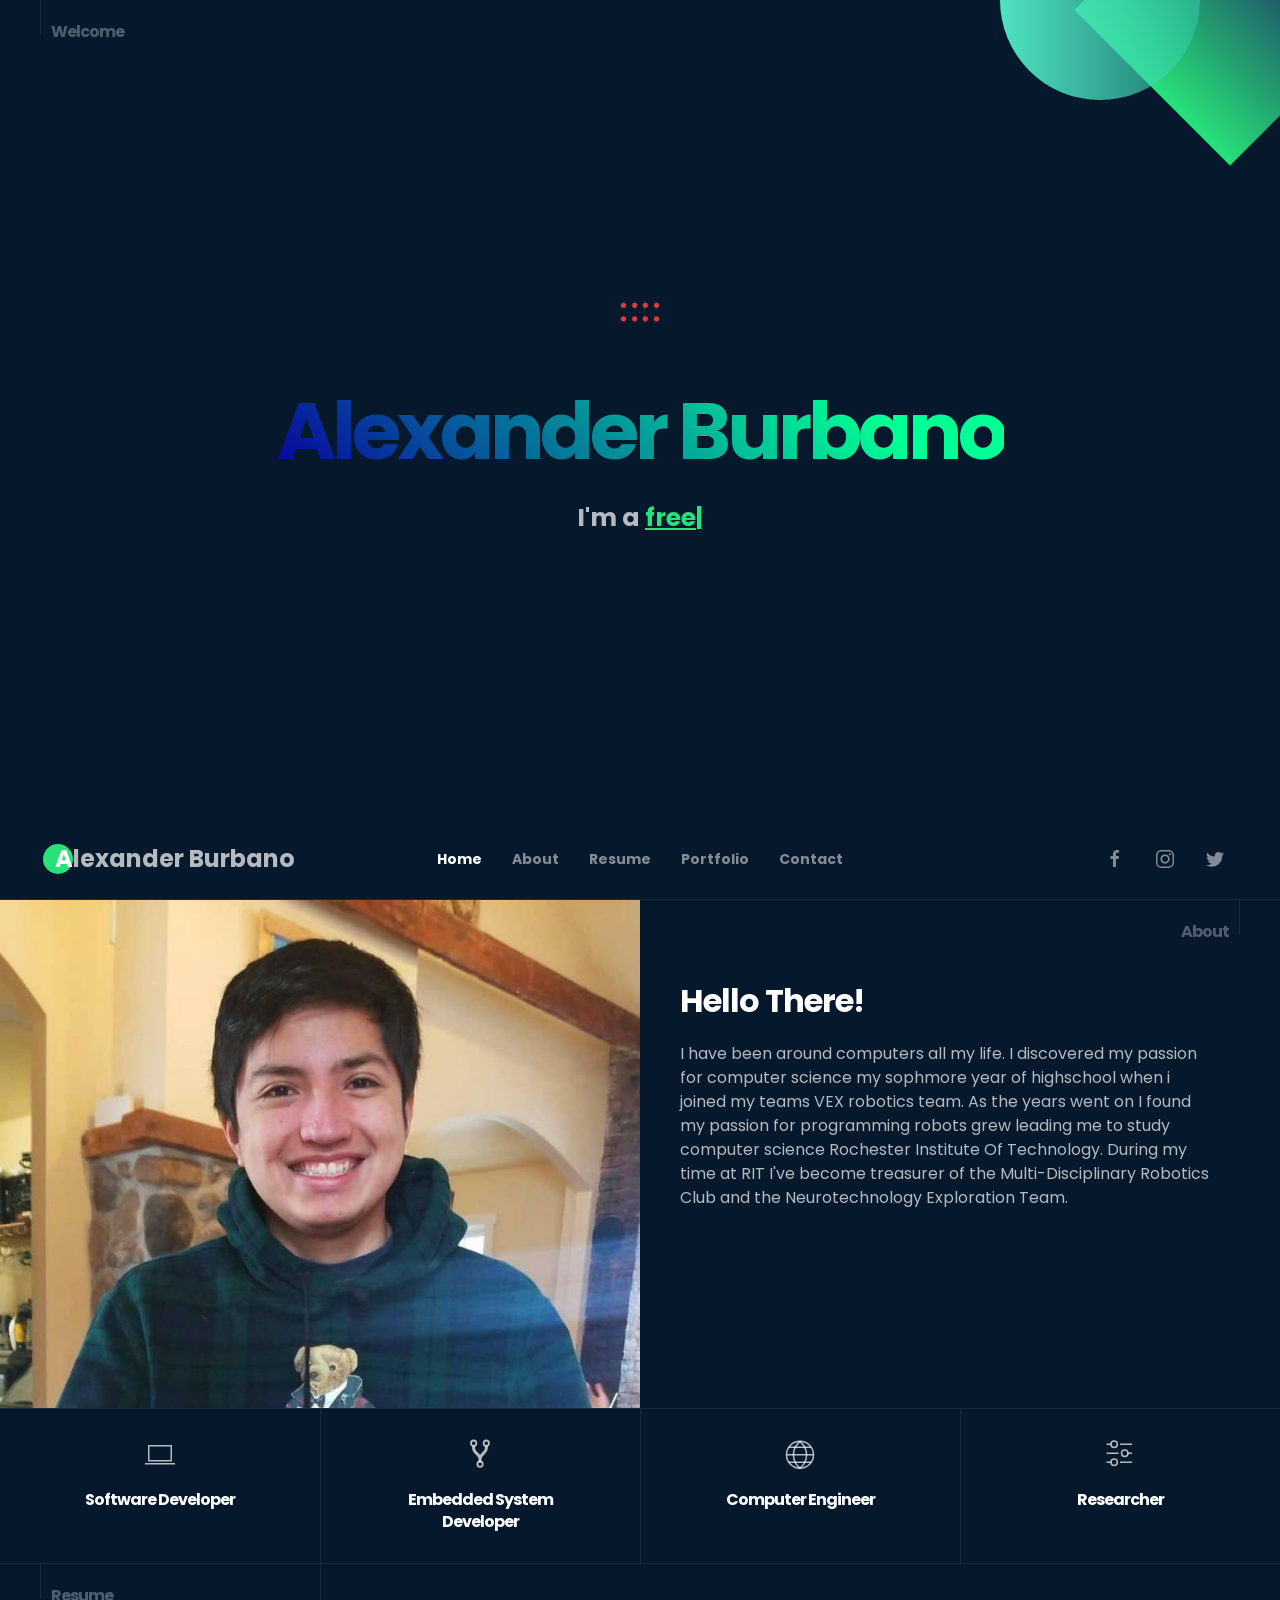
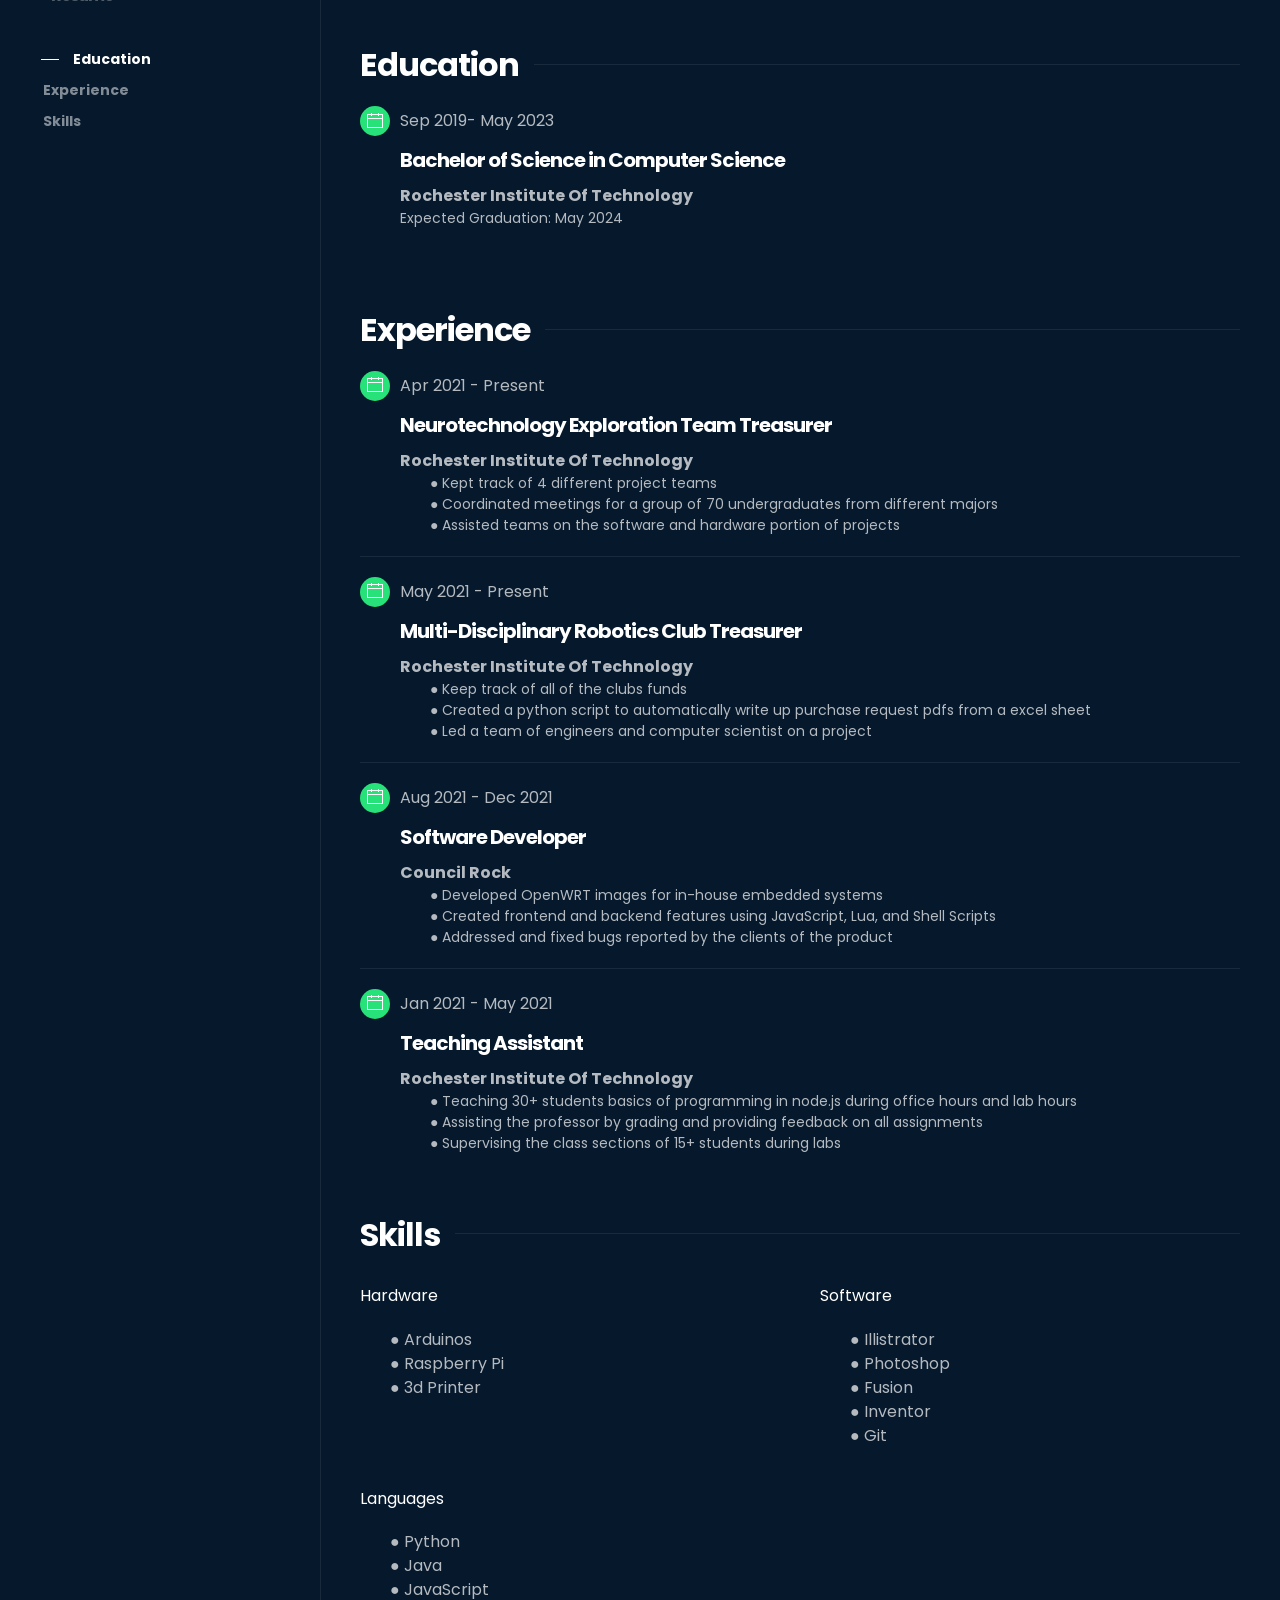
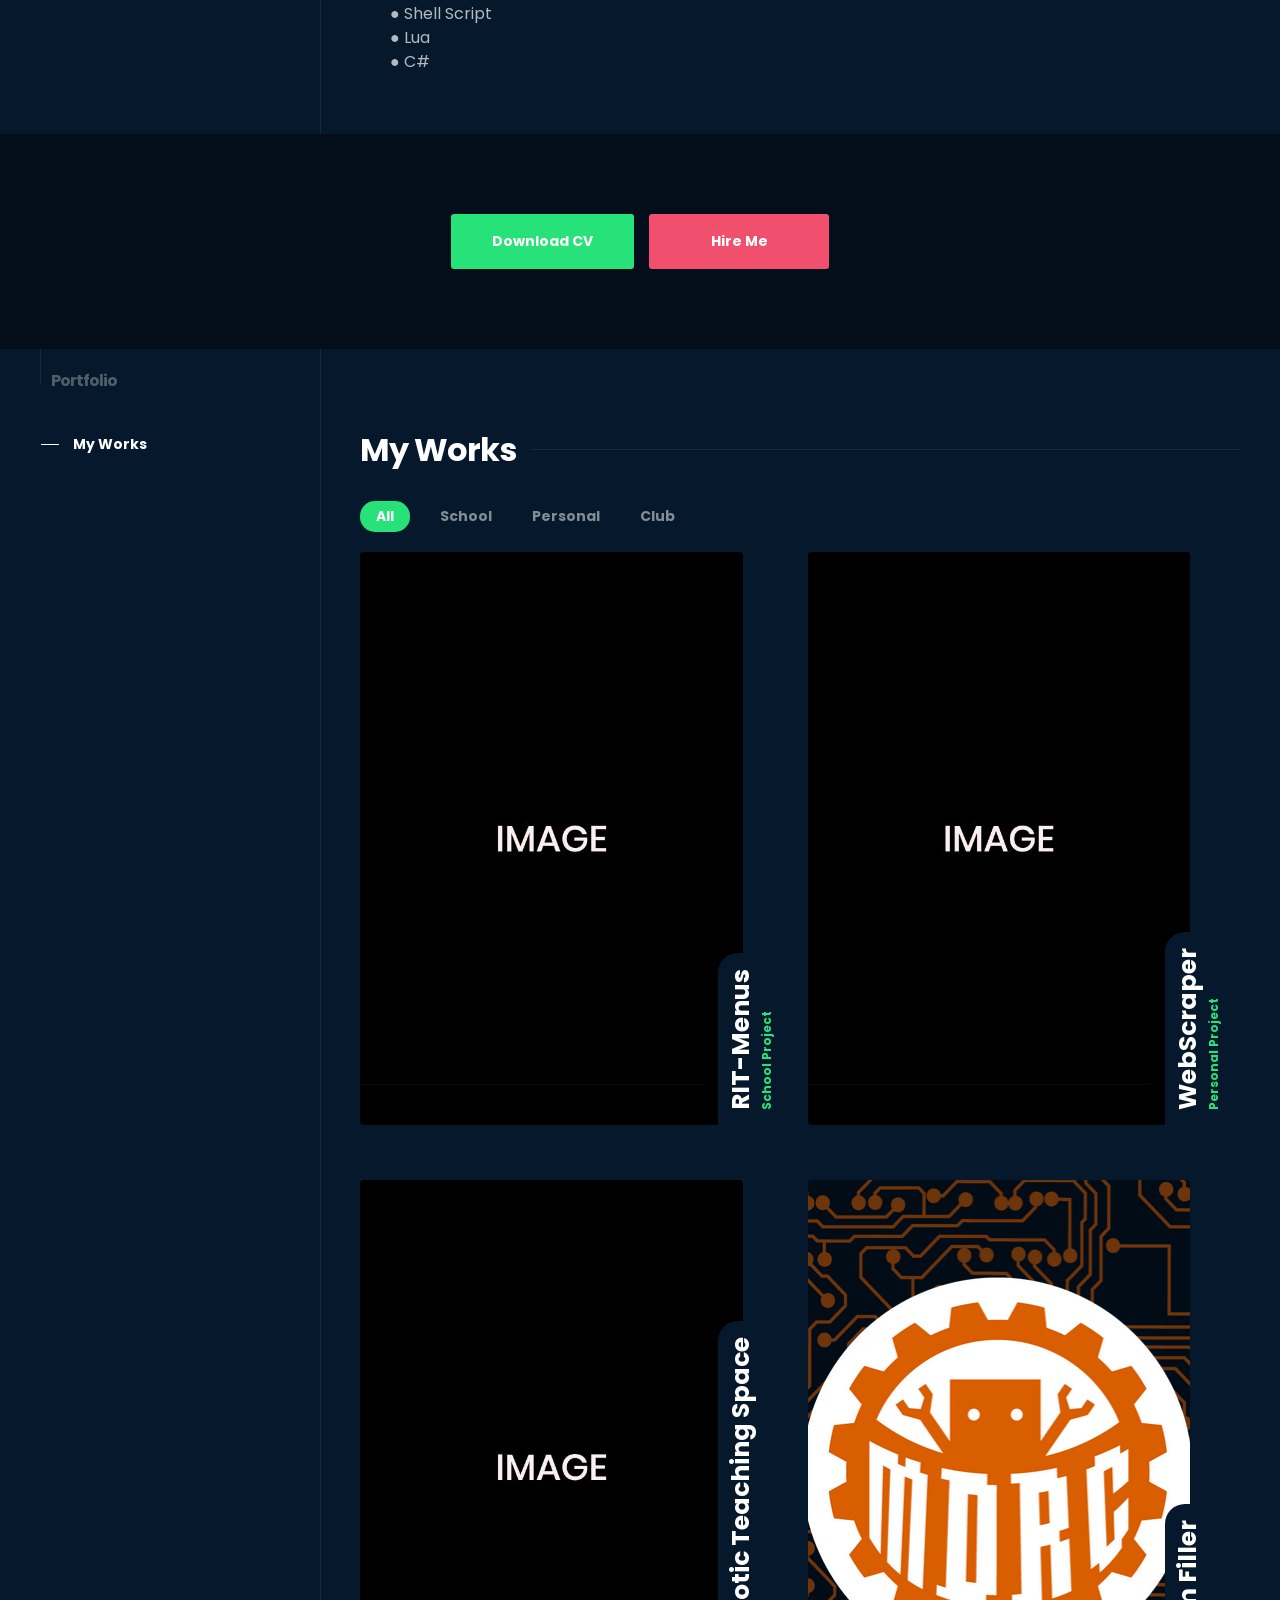
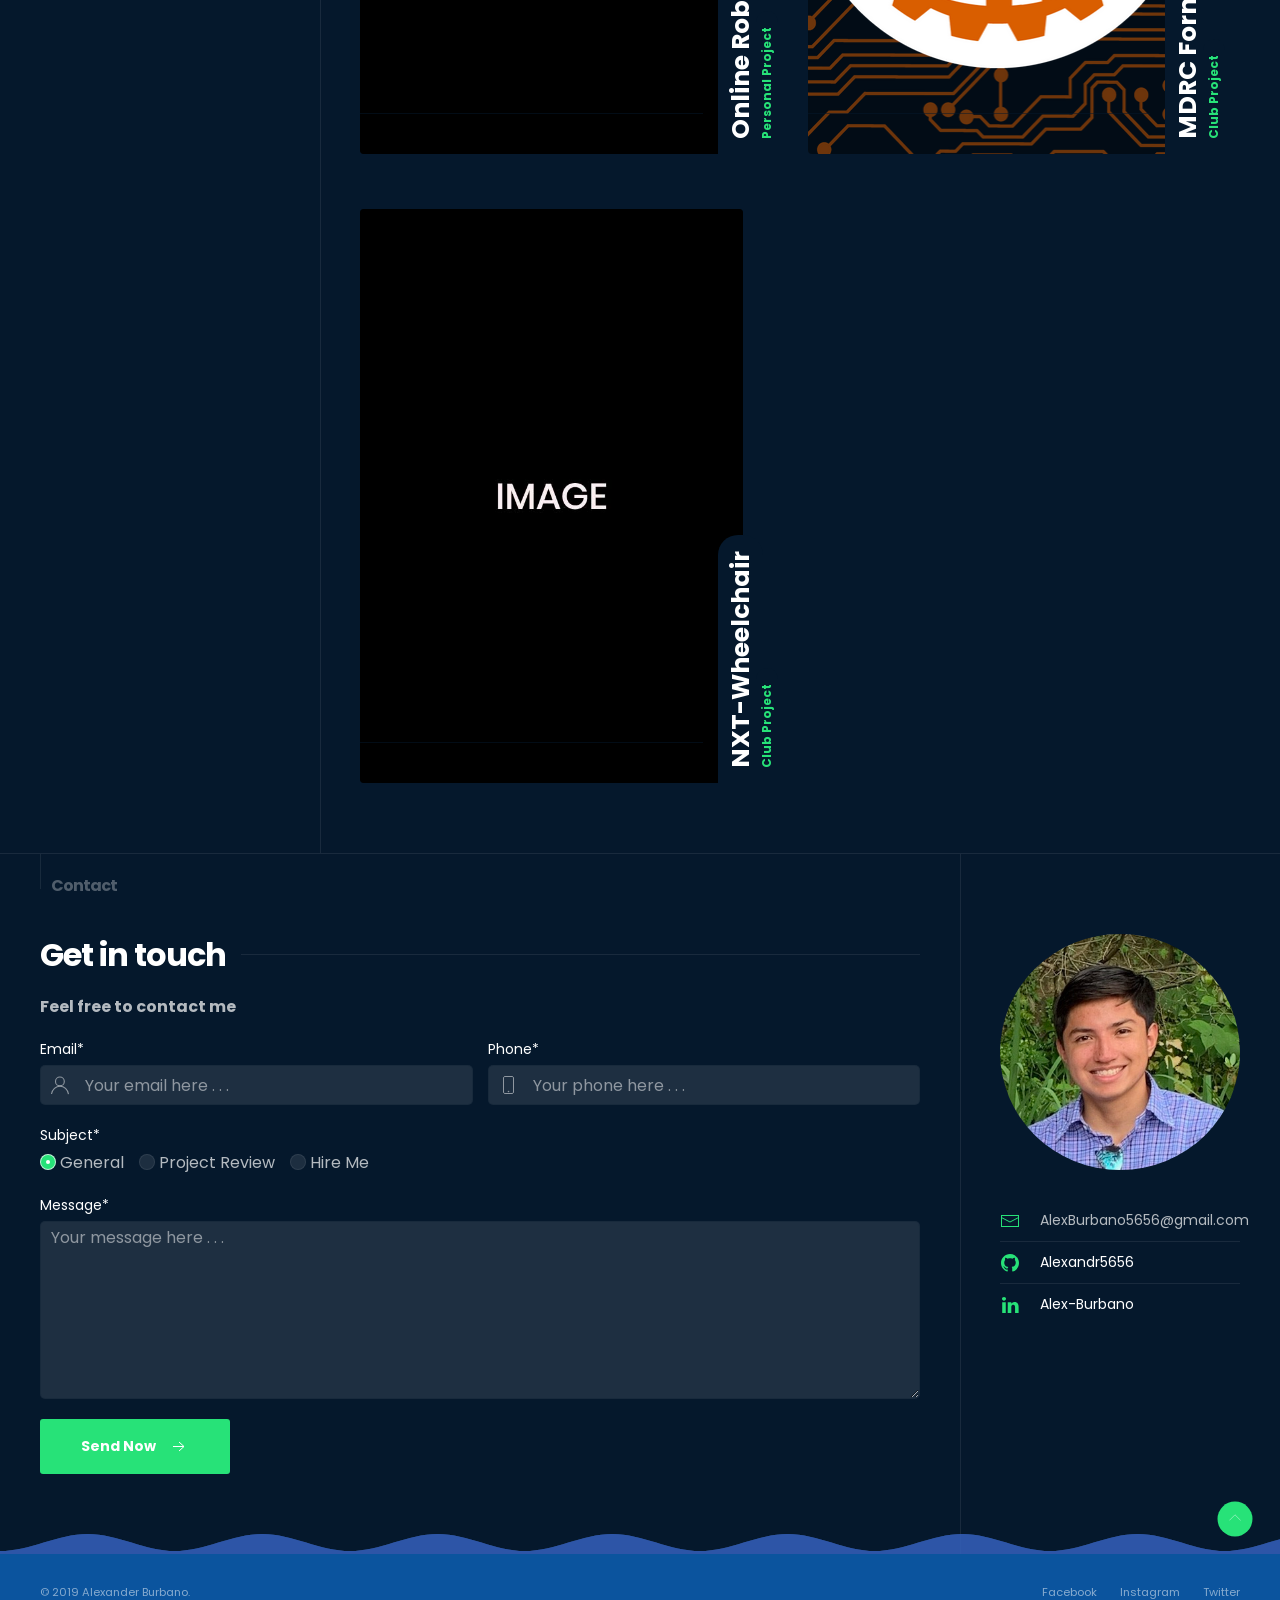
<file: index.html>
<!DOCTYPE html>
<html lang="en">

<head>
  <title>
    Alex Burbano
  </title>
  <meta charset="utf-8" />
  <meta name="viewport" content="width=device-width, initial-scale=1" />
  <link rel="shortcut icon" href="src/img/favicon.png" />

  <!-- css -->
  <link rel="stylesheet" href="https://fonts.googleapis.com/css?family=Poppins:400,500,700&display=swap">
  <link rel="stylesheet" href="src/app/css/uikit-custom.min.css" />
  <link rel="stylesheet" href="src/app/css/app.css" />
</head>

<body id="body-app" class="yb-dark-skin uk-light">
  <!-- page loader -->
  <div id="pageloader" class="yb-pageloader-wrapper">
    <div class="uk-position-center  uk-text-center">
      <div data-uk-spinner></div>
    </div>
  </div><!-- end page loader -->
  <!-- main header -->
  <header class="yb-main-header" id="main-header">

    <!-- home section -->
    <div class="yb-full-height " id="home">



      <section class="yb-profile-desc">
        <div class="yb-section-point-wrapper" data-uk-parallax="opacity: 1, 0;">
          <div class="uk-container">
            <div class="yb-section-point">
              <span>Welcome</span>
            </div>
          </div>
        </div>
        <div class="yb-graphics">
          <div class="yb-graphic-1" data-uk-parallax="blur: 0,30;"></div>
          <div class="yb-graphic-2" data-uk-parallax="blur: 0,30;"></div>
        </div>
        <div class="uk-container uk-text-center yb-profile-desc-wrap uk-position-relative">
          <img src="src/img/x1.png" alt="" width="60" />
          <h1 class="uk-text-bold yb-gradient-text"><span>Alexander Burbano</span> <span></span></h1>
          <div class="uk-text-bold yb-myjob">
            I'm a <span id="typed" class="typed"></span>
          </div>
        </div>
      </section>

    </div><!-- end home section -->

    <!-- main menu -->
    <nav class="yb-main-menu " id="main-menu">
      <div class="uk-container" data-uk-navbar>
        <div class="uk-navbar-left">
          <a class="yb-logo uk-navbar-item uk-logo" href="index.html"><span>Alexander Burbano</span></a>
        </div>
        <div class="uk-navbar-right uk-hidden@m">
          <a class="uk-navbar-toggle" href="#" id="btn-menu-toggle">
            <span data-uk-navbar-toggle-icon class="yb-icon-menu"></span>
            <span data-uk-icon="close" class="yb-icon-close"></span>
          </a>
        </div>
        <div class="yb-menu-toggle-wrapper" id="menucollapse">
          <div class="uk-navbar-center">
            <ul class="uk-navbar-nav" data-uk-scrollspy-nav="closest: li; scroll: false; offset: 79 ">
              <li>
                <a class="yb-inner-link" href="#home"> Home </a>
              </li>
              <li>
                <a class="yb-inner-link" href="#about"> About</a>
              </li>
              <li>
                <a class="yb-inner-link" href="#resume"> Resume </a>
              </li>
              <li>
                <a class="yb-inner-link" href="#portfolio"> Portfolio </a>
              </li>
              <li>
                <a class="yb-inner-link" href="#contact"> Contact </a>
              </li>
            </ul>
          </div>
          <div class="uk-navbar-right">
            <ul class="uk-navbar-nav yb-social-icons">
              <li>
                <a href="#">
                  <span class="uk-icon " data-uk-icon="icon: facebook"></span>
                </a>
              </li>
              <li>
                <a href="#">
                  <span class="uk-icon" data-uk-icon="icon: instagram"></span>
                </a>
              </li>
              <li>
                <a href="#">
                  <span class="uk-icon" data-uk-icon="icon: twitter"></span>
                </a>
              </li>
            </ul>
          </div>
        </div>
      </div>
    </nav><!-- end main menu -->
  </header><!-- end main header -->
  <!-- main section -->
  <main class="yb-main-content">
    <!-- about section -->
    <section id="about" class="yb-section">
      <div class="yb-my-profile">
        <div class="uk-container">
          <div class="uk-grid-collapse uk-child-width-expand@m" data-uk-grid>
            <div>
              <div class="yb-my-profile-img uk-background-cover uk-background-norepeat uk-background-top-center" data-src="src/img/profile1.jpg" data-uk-img data-uk-lightbox>
                
              </div>
            </div>
            <div>
              <div class="yb-my-profile-desc">
                <div class="yb-section-point-wrapper">
                  <div class="yb-section-point right">
                    <span>About</span>
                  </div>
                </div>
                <div class="yb-my-profile-desc-top">
                  <h2 class="yb-section-title">Hello There!</h2>
                  <p>
                    I have been around computers all my life. I discovered my passion for computer science my sophmore year of highschool 
                    when i joined my teams VEX robotics team. As the years went on I found my passion for programming robots grew leading
                    me to study computer science Rochester Institute Of Technology. During my time at RIT I've become treasurer of the 
                    Multi-Disciplinary Robotics Club and the Neurotechnology Exploration Team.
                    <br>
                    <br>
                    <br>
                    <br>
                    <br>
                    <br>
                    <br>
                    <br>
                  </p>
                </div>
              </div>
            </div>
          </div>
        </div>
      </div>
      <div class="yb-border-top yb-border-bottom ">
        <div class="uk-container">
          <div data-uk-grid class="yb-box-services uk-child-width-1-4@l uk-child-width-1-2 uk-text-center uk-grid-divider">
            <div>
              <div class="yb-box-service">
                <span class="uk-icon" data-uk-icon="icon: laptop; ratio: 1.5"></span>
                <h5>Software Developer</h5>
              </div>
            </div>
            <div>
              <div class="yb-box-service">
                <span class="uk-icon" data-uk-icon="icon: git-fork; ratio: 1.5"></span>
                <h5>Embedded System Developer</h5>
              </div>
            </div>
            <div>
              <div class="yb-box-service">
                <span class="uk-icon" data-uk-icon="icon: world; ratio: 1.5"></span>
                <h5>Computer Engineer</h5>
              </div>
            </div>
            <div>
              <div class="yb-box-service">
                <span class="uk-icon" data-uk-icon="icon: settings; ratio: 1.5"></span>
                <h5>Researcher</h5>
              </div>
            </div>
          </div>
        </div>
      </div>
    </section><!-- end about section -->
    <!-- resume section -->
    <section class="yb-section " id="resume">
      <div class="yb-section-point-wrapper">
        <div class="uk-container">
          <div class="yb-section-point">
            <span>Resume</span>
          </div>
        </div>
      </div>
      <div class="uk-container">
        <div data-uk-grid class="uk-grid-divider">
          <div class="uk-width-1-4@s uk-visible@s uk-margin-large-bottom yb-section-padding-top " id="resume-nav-wrapper">
            <div data-uk-sticky="bottom: #resume-nav-wrapper; offset: 100; media: 650">
              <ul class="yb-nav-left uk-tab-left uk-tab" data-uk-scrollspy-nav="closest: li; scroll: false; offset: 120">
                <li class="uk-active">
                  <a href="#education" class="yb-inner-link" data-offset="120">
                    <span data-uk-icon="minus"></span>
                    Education
                  </a>
                </li>
                <li>
                  <a href="#experience" class="yb-inner-link" data-offset="120">
                    <span data-uk-icon="minus"></span>
                    Experience
                  </a>
                </li>
                <li>
                  <a href="#skills" class="yb-inner-link" data-offset="120">
                    <span data-uk-icon="minus"></span>
                    Skills
                  </a>
                </li>
              </ul>
            </div>
          </div>
          <div class="uk-width-expand@s yb-section-padding-top">
            <div>
              <h2 class="yb-section-title uk-heading-line" id="education">
                <span>Education</span>
              </h2>
              <div class="yb-resume-list">
                <ul class="uk-list uk-list-large uk-list-divider">
                  <li>
                    <div class="yb-resume-item">
                      <div class="yb-resume-item-date">
                        <div class="yb-resume-item-date-icon"> <span data-uk-icon="calendar"></span></div>
                        <div class="yb-resume-item-date-text"><span>Sep 2019- May 2023</span></div>
                      </div>
                      <h4 class="yb-section-title">Bachelor of Science in Computer Science</h4>
                      <strong>Rochester Institute Of Technology</strong>
                      <div class="uk-text-small">
                        <p>Expected Graduation: May 2024  </p>
                      </div>
                    </div>
                  </li>
                </ul>
              </div>
            </div>
            <div>
              <h2 class="yb-section-title  uk-heading-line " id="experience">
                <span>Experience</span>
              </h2>
              <div class="yb-resume-list">
                <ul class="uk-list uk-list-large uk-list-divider">
                  <li>
                    <div class="yb-resume-item">
                      <div class="yb-resume-item-date">
                        <div class="yb-resume-item-date-icon"> <span data-uk-icon="calendar"></span></div>
                        <div class="yb-resume-item-date-text"><span>Apr 2021 - Present</span></div>
                      </div>
                      <h4 class="yb-section-title">Neurotechnology Exploration Team Treasurer</h4>
                      <strong>Rochester Institute Of Technology</strong>
                      <div class="uk-text-small">
                        <ul>
                          <li>● Kept track of 4 different project teams</li>
                          <li>● Coordinated meetings for a group of 70 undergraduates from different majors</li>
                          <li>● Assisted teams on the software and hardware portion of projects</li>
                        </ul>
                      </div>
                    </div>
                  </li>
                  <li>
                    <div class="yb-resume-item">
                      <div class="yb-resume-item-date">
                        <div class="yb-resume-item-date-icon"> <span data-uk-icon="calendar"></span></div>
                        <div class="yb-resume-item-date-text"><span>May 2021 - Present</span></div>
                      </div>
                      <h4 class="yb-section-title">Multi-Disciplinary Robotics Club Treasurer</h4>
                      <strong>Rochester Institute Of Technology</strong>
                      <div class="uk-text-small">
                        <ul>
                          <li>● Keep track of all of the clubs funds</li>
                          <li>● Created a python script to automatically write up purchase request pdfs from a excel sheet</li>
                          <li>● Led a team of engineers and computer scientist on a project</li>
                        </ul>  
                      </div>
                    </div>
                  </li>
                  <li>
                    <div class="yb-resume-item">
                      <div class="yb-resume-item-date">
                        <div class="yb-resume-item-date-icon"> <span data-uk-icon="calendar"></span></div>
                        <div class="yb-resume-item-date-text"><span>Aug 2021 - Dec 2021</span></div>
                      </div>
                      <h4 class="yb-section-title">Software Developer</h4>
                      <strong>Council Rock</strong>
                      <div class="uk-text-small">
                        <ul>
                          <li>● Developed OpenWRT images for in-house embedded systems</li>
                          <li>● Created frontend and backend features using JavaScript, Lua, and Shell Scripts</li>
                          <li>● Addressed and fixed bugs reported by the clients of the product</li>
                        </ul>
                      </div>
                    </div>
                  </li>
                  <li>
                    <div class="yb-resume-item">
                      <div class="yb-resume-item-date">
                        <div class="yb-resume-item-date-icon"> <span data-uk-icon="calendar"></span></div>
                        <div class="yb-resume-item-date-text"><span>Jan 2021 - May 2021</span></div>
                      </div>
                      <h4 class="yb-section-title">Teaching Assistant</h4>
                      <strong>Rochester Institute Of Technology</strong>
                      <div class="uk-text-small">
                        <ul>
                          <li>● Teaching 30+ students basics of programming in node.js during office hours and lab hours</li>
                          <li>● Assisting the professor by grading and providing feedback on all assignments</li>
                          <li>● Supervising the class sections of 15+ students during labs</li>
                        </ul>
                      </div>
                    </div>
                  </li> 
                </ul>
              </div>
            </div>
            <div>
              <h2 class="yb-section-title  uk-heading-line " id="skills">
                <span>Skills</span>
              </h2>
              <div class="yb-margin-top-1 yb-margin-bottom-2">
                <div data-uk-grid class="uk-child-width-1-2">
                  <div>
                    <ul class="uk-list uk-list-large  uk-list-divider">
                      <li>
                        <div class="yb-resume-skill-item">
                          <h5>
                            Hardware
                          </h5>
                          <ul>
                            <li>● Arduinos</li>
                            <li>● Raspberry Pi</li>
                            <li>● 3d Printer</li>
                          </ul>
                          </div>
                      </li>
                    </ul>
                  </div>
                  <div>
                    <ul class="uk-list uk-list-large  uk-list-divider">
                      <li>
                        <div class="yb-resume-skill-item">
                          <h5>
                            Software
                          </h5>
                          <ul>
                            <li>● Illistrator</li>
                            <li>● Photoshop</li>
                            <li>● Fusion</li>
                            <li>● Inventor</li>
                            <li>● Git</li>
                          </ul>
                        </div>
                      </li>
                    </ul>
                  </div>
                  <div>
                    <ul class="uk-list uk-list-large uk-list-divider">
                      <li>
                        <div class="yb-resume-skill-item">
                          <h5>
                            Languages
                          </h5>
                          <ul>
                            <li>● Python</li>
                            <li>● Java</li>
                            <li>● JavaScript</li>
                            <li>● Shell Script</li>
                            <li>● Lua</li>
                            <li>● C#</li>
                          </ul>
                        </div>
                      </li>
                    </ul>
                  </div>
                </div>
              </div>
            </div>
          </div>
        </div>
      </div>
      <div class="yb-section yb-section-padding uk-background-cover uk-background-fixed " data-uk-parallax="bgy: -200" data-src="src/img/doc/Alex_Burbano-1.png" data-uk-img>
        <div class="yb-overlay-primary uk-position-cover"></div>
        <div class="uk-container uk-text-center uk-position-relative">
          <div data-uk-grid class="uk-grid-small  uk-flex-center">
            <div>
              <a href="/src/img/doc/Alex_Burbano.pdf" class=" yb-btn uk-button uk-button-primary uk-button-large" download>Download CV</a>
            </div>
            <div>
              <a href="#contact" class="yb-inner-link yb-btn uk-button uk-button-danger  uk-button-large">Hire Me</a>
            </div>
          </div>
        </div>
      </div>
    </section><!-- end resume section -->
    <!-- portfolio section -->
    <section class="yb-section  uk-overflow-hidden" id="portfolio">
      <div class="yb-section-point-wrapper">
        <div class="uk-container">
          <div class="yb-section-point">
            <span>Portfolio</span>
          </div>
        </div>
      </div>
      <div class="uk-container ">
        <div data-uk-grid class="uk-grid-divider">
          <div class="uk-width-1-4@s uk-visible@s uk-margin-large-bottom yb-section-padding-top" id="portfolio-nav-wrapper">
            <div data-uk-sticky="bottom: #portfolio-nav-wrapper; offset: 100; media: 650">
              <ul class="yb-nav-left uk-tab-left uk-tab" data-uk-scrollspy-nav="closest: li; scroll: false; offset: 120">
                <li class="uk-active">
                  <a href="#myworks" class="yb-inner-link" data-offset="120">
                    <span data-uk-icon="minus"></span>
                    My Works
                  </a>
                </li>
              </ul>
            </div>
          </div>

          <div class="uk-width-expand@s yb-section-padding-top">
            <div>
              <h2 class="yb-section-title uk-heading-line " id="myworks"><span>My Works</span></h2>
              <div data-uk-filter="target: .js-filter" class="yb-margin-top-1 yb-margin-bottom-1">
                <ul class="yb-nav-filter uk-subnav uk-subnav-pill ">
                  <li><a data-uk-filter-control>All</a></li>
                  <li><a data-uk-filter-control=".data-school">School</a></li>
                  <li><a data-uk-filter-control=".data-personal">Personal</a></li>
                  <li><a data-uk-filter-control=".data-club">Club</a></li>
                </ul>
                <ul class="js-filter uk-child-width-1-2  uk-grid-small  " data-uk-grid data-uk-lightbox="animation: fade;  toggle: .yb-lightbox">
                  <li class="data-school">
                    <div class="yb-work-item uk-transition-toggle">
                      <div class="yb-work-item-img-wrap">
                        <div class="yb-work-item-img">
                          <img src="src/img/empty.png" width="383" height="574" data-src="src/img/work/01.jpg" class="uk-transition-scale-up uk-transition-opaque" alt="" data-uk-img />
                        </div>
                        <div class="yb-work-item-overlay uk-transition-fade uk-position-cover uk-position-small uk-overlay  uk-flex uk-flex-center uk-flex-middle">
                          <div>
                            <a href="src/img/work/01.jpg" class="yb-lightbox uk-transition-slide-left" data-caption="Caption Title Web">
                              <span data-uk-icon="icon:plus; ratio:1.2"></span>
                            </a>
                            <a href="project/RIT-Menu.html" class="">
                              <span data-uk-icon="icon:link; ratio:1.2"></span>
                            </a>
                          </div>
                        </div>
                      </div>
                      <a href="project/RIT-Menu.html" class="show-portfolio">
                        <div class="yb-work-item-title">
                          <h5>RIT-Menus</h5>
                          <span>School Project</span>
                        </div>
                      </a>
                    </div>
                  </li>
                  <li class="data-personal">
                    <div class="yb-work-item uk-transition-toggle">
                      <div class="yb-work-item-img-wrap">
                        <div class="yb-work-item-img">
                          <img src="src/img/empty.png" width="383" height="574" data-src="src/img/work/02.jpg" class="uk-transition-scale-up uk-transition-opaque" alt="" data-uk-img />
                        </div>
                        <div class="yb-work-item-overlay uk-transition-fade uk-position-cover uk-position-small uk-overlay  uk-flex uk-flex-center uk-flex-middle">
                          <div>
                            <a href="src/img/work/02.jpg" class="yb-lightbox uk-transition-slide-left" data-caption="Caption Title Brand, Web">
                              <span data-uk-icon="icon:plus; ratio:1.2"></span>
                            </a>
                            <a href="project/WebScraper.html" class="">
                              <span data-uk-icon="icon:link; ratio:1.2"></span>
                            </a>
                          </div>
                        </div>
                      </div>
                      <a href="project/WebScraper.html" class="show-portfolio">
                        <div class="yb-work-item-title">
                          <h5>WebScraper</h5>
                          <span>Personal Project</span>
                        </div>
                      </a>
                    </div>
                  </li>
                  <li class="data-personal">
                    <div class="yb-work-item uk-transition-toggle">
                      <div class="yb-work-item-img-wrap">
                        <div class="yb-work-item-img">
                          <img src="src/img/empty.png" width="383" height="574" data-src="src/img/work/03.jpg" class="uk-transition-scale-up uk-transition-opaque" alt="" data-uk-img />
                        </div>
                        <div class="yb-work-item-overlay uk-transition-fade uk-position-cover uk-position-small uk-overlay  uk-flex uk-flex-center uk-flex-middle">
                          <div>
                            <a href="src/img/work/03.jpg" class="yb-lightbox uk-transition-slide-left" data-caption="Caption Title Web">
                              <span data-uk-icon="icon:plus; ratio:1.2"></span>
                            </a>
                            <a href="project/ROTS.html" class="">
                              <span data-uk-icon="icon:link; ratio:1.2"></span>
                            </a>
                          </div>
                        </div>
                      </div>
                      <a href="project/ROTS.html" class="show-portfolio">
                        <div class="yb-work-item-title">
                          <h5>Online Robotic Teaching Space</h5>
                          <span>Personal Project</span>
                        </div>
                      </a>
                    </div>
                  </li>
                  <li class="data-club">
                    <div class="yb-work-item uk-transition-toggle">
                      <div class="yb-work-item-img-wrap">
                        <div class="yb-work-item-img">
                          <img src="src/img/empty.png" width="383" height="574" data-src="src/img/work/MDRCBanner.png"  class="uk-transition-scale-up uk-transition-opaque" alt="" data-uk-img />
                        </div>
                        <div class="yb-work-item-overlay uk-transition-fade uk-position-cover uk-position-small uk-overlay  uk-flex uk-flex-center uk-flex-middle">
                          <div>
                            <a href="src/img/work/MDRC.png" class="yb-lightbox uk-transition-slide-left" data-caption="Caption Title Web, Design">
                              <span data-uk-icon="icon:plus; ratio:1.2"></span>
                            </a>
                            <a href="project/mdrc-form-filler.html" class="">
                              <span data-uk-icon="icon:link; ratio:1.2"></span>
                            </a>
                          </div>
                        </div>
                      </div>
                      <a href="project/mdrc-form-filler.html" class="show-portfolio">
                        <div class="yb-work-item-title">
                          <h5>MDRC Form Filler</h5>
                          <span>Club Project</span>
                        </div>
                      </a>
                    </div>
                  </li>
                  <li class="data-club">
                    <div class="yb-work-item uk-transition-toggle">
                      <div class="yb-work-item-img-wrap">
                        <div class="yb-work-item-img">
                          <img src="src/img/empty.png" width="383" height="574" data-src="src/img/work/05.jpg" class="uk-transition-scale-up uk-transition-opaque" alt="" data-uk-img />
                        </div>
                        <div class="yb-work-item-overlay uk-transition-fade uk-position-cover uk-position-small uk-overlay  uk-flex uk-flex-center uk-flex-middle">
                          <div>
                            <a href="src/img/work/05.jpg" class="yb-lightbox uk-transition-slide-left" data-caption="Caption Title Design">
                              <span data-uk-icon="icon:plus; ratio:1.2"></span>
                            </a>
                            <a href="project/brain-bot.html" class="">
                              <span data-uk-icon="icon:link; ratio:1.2"></span>
                            </a>
                          </div>
                        </div>
                      </div>
                      <a href="project/Wheelchair-NXT.html" class="show-portfolio">
                        <div class="yb-work-item-title">
                          <h5>NXT-Wheelchair</h5>
                          <span>Club Project</span>
                        </div>
                      </a>
                    </div>
                  </li>
                </ul>
                <div id="show-portofolio-details" class="uk-modal-full" data-uk-modal>
                  <div class="uk-modal-dialog ">
                    <button class="uk-modal-close-full uk-close-large" type="button" data-uk-close></button>
                    <div id="portofolio-details" data-uk-height-viewport class="uk-animation-toggle uk-overflow-hidden">
                    </div>
                  </div>
                </div>
              </div>
            </div>
          </div>
        </div>
      </div>
      <!--
      <div class="yb-border-top yb-border-bottom">
        <div class="uk-container">
          <div data-uk-grid class="yb-box-services uk-child-width-1-4@l uk-child-width-1-2 uk-text-center uk-grid-divider">
            <div>
              <div class="yb-box-fact">
                <div class="yb-box-fact-count uk-h3">4441</div>
                <span class="yb-box-fact-desc ">Jobs Done</span>
              </div>
            </div>
            <div>
              <div class="yb-box-fact">
                <div class="yb-box-fact-count uk-h3">100%</div>
                <span class="yb-box-fact-desc">Recommended</span>
              </div>
            </div>
            <div>
              <div class="yb-box-fact">
                <div class="yb-box-fact-count uk-h3">673</div>
                <span class="yb-box-fact-desc">Repeat Clients</span>
              </div>
            </div>
            <div>
              <div class="yb-box-fact">
                <div class="yb-box-fact-count uk-h3">99%</div>
                <span class="yb-box-fact-desc">Happy Clients</span>
              </div>
            </div>
          </div>
        </div>
      </div>-->
    </section><!-- end portfolio section -->

    <!-- contact section -->
    <section class="yb-section yb-border-top" id="contact">
      <div class="yb-section-point-wrapper">
        <div class="uk-container">
          <div class="yb-section-point ">
            <span>Contact</span>
          </div>
        </div>
      </div>
      <div class="uk-container">
        <div data-uk-grid class=" uk-grid-divider">
          <div class="yb-section-padding yb-contact-left uk-width-3-4@m">
            <div>
              <h2 class="yb-section-title uk-heading-line ">
                <span>Get in touch</span>
              </h2>
              <p class="uk-text-bold">Feel free to contact me</p>
              <div id="contact-form-alert"></div>
              <form id="contact-form" class="uk-form-stacked">
                <div class="uk-grid uk-grid-small uk-child-width-1-2@s">
                  <div>
                    <div class="uk-margin">
                      <label for="f_email" class="uk-form-label">Email*</label>
                      <div class="uk-form-controls uk-inline uk-width-1-1">
                        <span class="uk-form-icon" data-uk-icon="icon: user"></span>
                        <input class="yb-input uk-input  uk-border-rounded" type="email" name="f_email" id="f_email" placeholder=" Your email here . . ." />
                      </div>
                      <small class="uk-text-danger err-msg" id="f_email_error"></small>
                    </div>
                  </div>
                  <div>
                    <div class="uk-margin">
                      <label for="f_phone" class="uk-form-label">Phone*</label>
                      <div class="uk-form-controls uk-inline uk-width-1-1">
                        <span class="uk-form-icon" data-uk-icon="icon: phone"></span>
                        <input class="yb-input uk-input uk-border-rounded" type="text" name="f_phone" id="f_phone" placeholder=" Your phone here . . ." />
                      </div>
                      <small class="uk-text-danger err-msg" id="f_phone_error"></small>
                    </div>
                  </div>
                </div>
                <div class="uk-margin">
                  <label class="uk-form-label">Subject*</label>
                  <div class="uk-form-controls uk-grid-small uk-child-width-auto uk-grid">
                    <label><input class="uk-radio" type="radio" name="f_subject" value="General" checked />
                      General</label>
                    <label><input class="uk-radio" type="radio" name="f_subject" value="Project Preview" /> Project
                      Review</label>
                    <label><input class="uk-radio" type="radio" name="f_subject" value="Hire Me" /> Hire
                      Me</label>
                  </div>
                </div>
                <div class="uk-margin ">
                  <label for="f_message" class="uk-form-label">Message*</label>
                  <div class="uk-form-controls">
                    <textarea class="yb-input  uk-textarea uk-border-rounded" rows="7" name="f_message" id="f_message" placeholder="Your message here . . ."></textarea>
                  </div>
                  <small class="uk-text-danger err-msg" id="f_message_error"></small>
                </div>
                <div class="uk-margin-top">
                  <button class="uk-button uk-button-primary uk-button-large  yb-btn" type="submit" id="btn-contact-form" data-textreset="Send Now">
                    <span class="uk-margin-small-right btn-text-wrap">Send Now</span>
                    <span data-uk-icon="arrow-right" class="uk-icon"> </span>
                  </button>
                </div>
              </form>
            </div>
          </div>
          <div class=" uk-width-1-4@m yb-section-padding yb-contact-right">
            <p class="uk-margin-medium-bottom uk-visible@m">
              <img src="src/img/empty.png" data-src="src/img/profile2.jpg" width="500" height="500" data-uk-img alt="" class="uk-border-circle" />
            </p>
            <ul class="uk-list uk-list-divider uk-text-small yb-contact-mini">
              <li class="uk-flex uk-flex-middle">
                <span data-uk-icon="mail" class="uk-flex-none uk-text-primary "></span>
                <span>AlexBurbano5656@gmail.com</span>
              </li>
              <li class="uk-flex uk-flex-middle">
                <span data-uk-icon="github" class="uk-flex-none uk-text-primary"></span>
                <a href="https://github.com/Alexandr5656"><span>Alexandr5656</span></a>
              </li>
              <li class="uk-flex uk-flex-middle">
                <span data-uk-icon="linkedin" class="uk-flex-none uk-text-primary "></span>
                <a href="https://www.linkedin.com/in/alex-burbano/"><span> Alex-Burbano</span></a>
              </li>
            </ul>
          </div>
        </div>
      </div>
    </section>
    <!-- end contact section -->



  </main> <!-- end main section -->
  <!-- main footer -->
  <footer class="yb-main-footer-wrapper">
    <div class="waveHorizontals">
      <div id="waveHorizontal1" class="waveHorizontal" data-uk-img data-src="src/img/bg/wave1.svg"></div>
      <div id="waveHorizontal2" class="waveHorizontal" data-uk-img data-src="src/img/bg/wave2.svg"></div>
      <div id="waveHorizontal3" class="waveHorizontal" data-uk-img data-src="src/img/bg/wave3.svg"></div>
    </div>
    <a href="#body-app" class="uk-visible@s yb-totop yb-inner-link" data-uk-totop></a>
    <div class="yb-main-footer">
      <div class="uk-container">
        <div data-uk-grid class="uk-child-width-1-2@s">
          <div class="uk-margin-remove uk-text-left@s">
            &copy; 2019 Alexander Burbano.
          </div>
          <div class="uk-margin-remove uk-text-right@s">
            <div class="yb-footer-social">
              <a href="#">Facebook</a>
              <a href="#">Instagram</a>
              <a href="#">Twitter</a>
            </div>
          </div>
        </div>
      </div>
    </div>
  </footer><!-- end main footer -->

  <!-- js -->
  <script src="src/app/js/plugins.min.js"></script>
  <script src="src/app/js/app.js"></script>
</body>

</html>
</file>
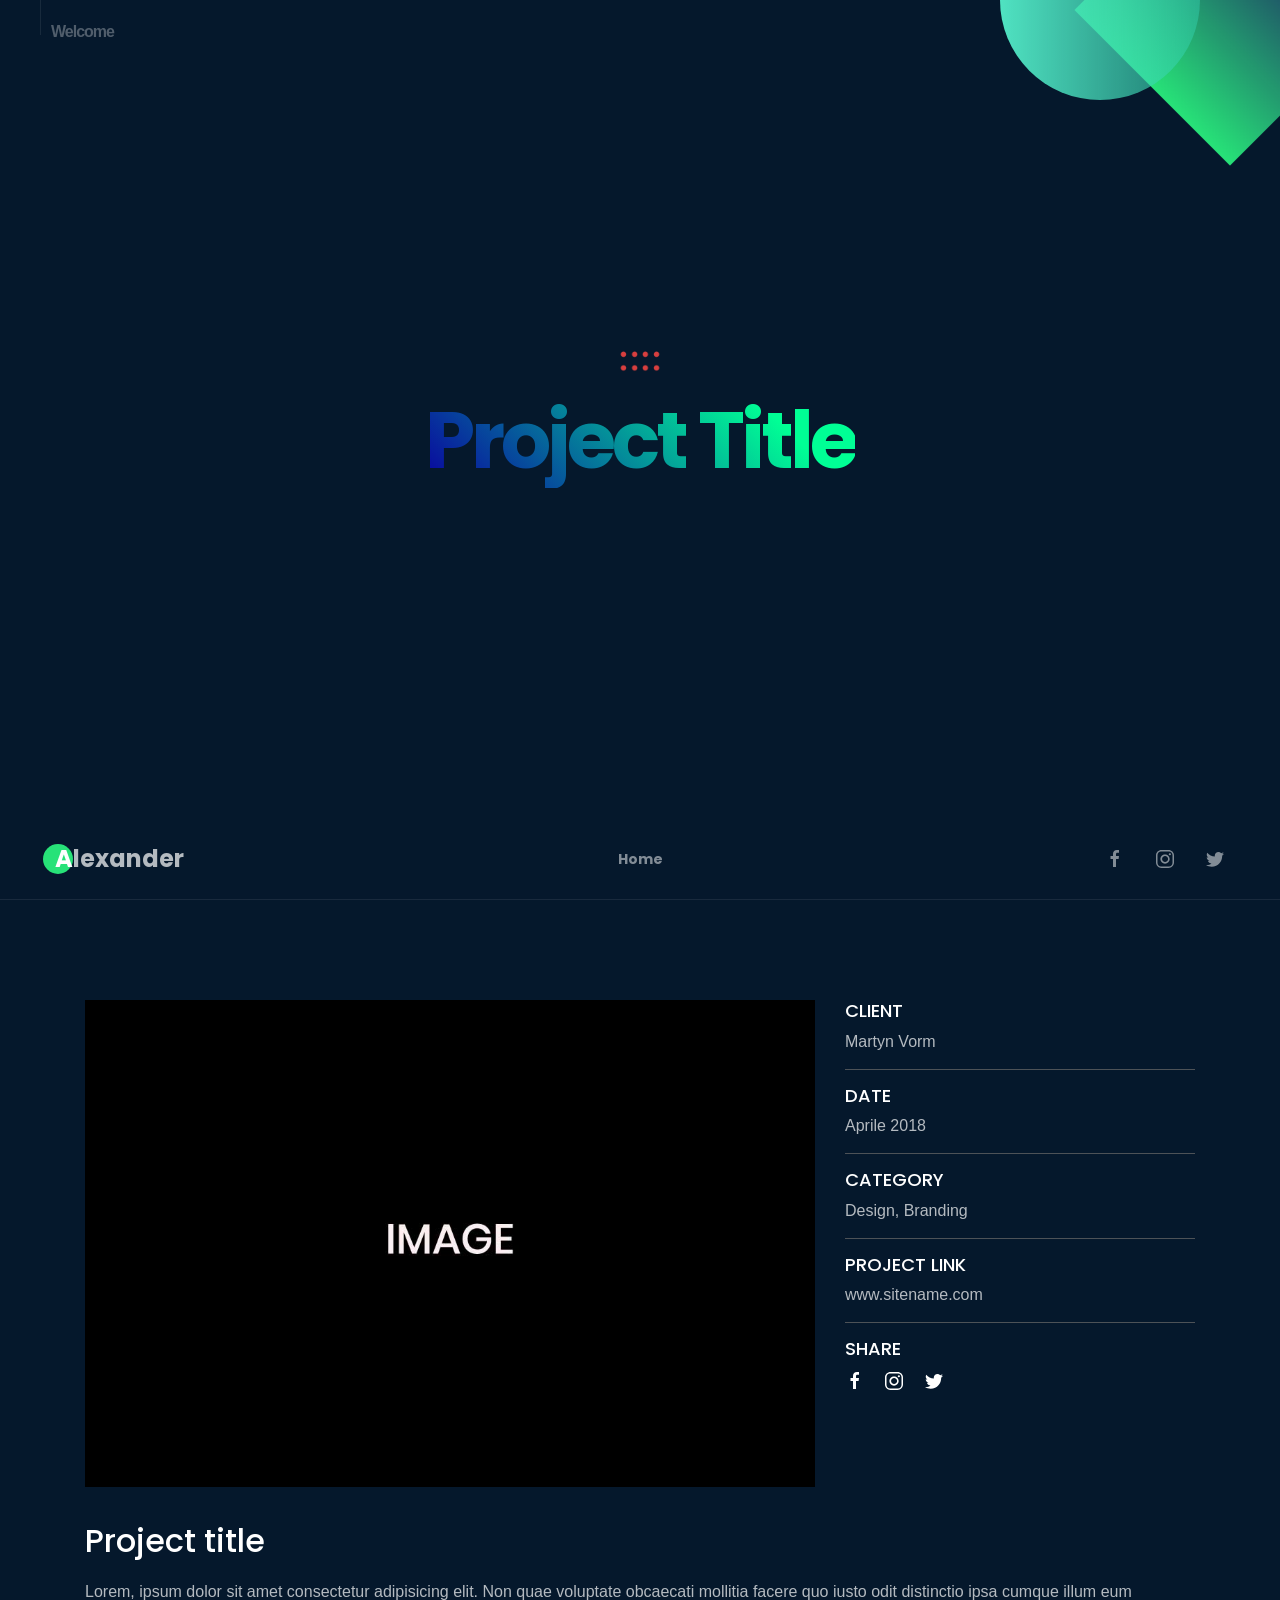
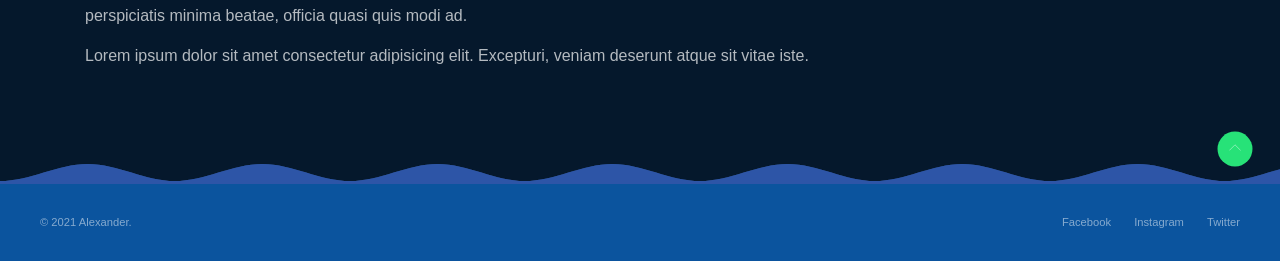
<file: project/brain-bot.html>
<!DOCTYPE html>
<html lang="en">

<head>
    <title>
        Portfolio website
    </title>
    <meta charset="utf-8" />
    <meta name="viewport" content="width=device-width, initial-scale=1" />
    <link rel="shortcut icon" href="../src/img/favicon.png" />
    <!-- css -->
    <link rel="stylesheet" href="https://fonts.googleapis.com/css?family=Poppins:400,500,700&display=swap">
    <link rel="stylesheet" href="../src/app/css/uikit-custom.min.css" />
    <link rel="stylesheet" href="../src/app/css/bootstrap.min.css" />
    <link rel="stylesheet" href="../src/app/css/app.css" />
</head>

<body id="body-app" class="yb-dark-skin uk-light">
    <!-- page loader -->
    <div id="pageloader" class="yb-pageloader-wrapper">
        <div class="uk-position-center  uk-text-center">
            <div data-uk-spinner></div>
        </div>
    </div><!-- end page loader -->
    <!-- main header -->
    <header class="yb-main-header" id="main-header">
        <!-- home section -->
        <div class="yb-full-height " id="home">
            <section class="yb-profile-desc">
                <div class="yb-section-point-wrapper" data-uk-parallax="opacity: 1, 0;">
                    <div class="uk-container">
                        <div class="yb-section-point">
                            <span>Welcome</span>
                        </div>
                    </div>
                </div>
                <div class="yb-graphics">
                    <div class="yb-graphic-1" data-uk-parallax="blur: 0,30;"></div>
                    <div class="yb-graphic-2" data-uk-parallax="blur: 0,30;"></div>
                </div>
                <div class="uk-container uk-text-center yb-profile-desc-wrap uk-position-relative">
                    <img src="../src/img/x1.png" alt="" width="60" />
                    <h1 class="uk-text-bold yb-gradient-text"><span>Project Title</span> <span></span></h1>
                </div>
            </section>
        </div><!-- end home section -->
        <!-- main menu -->
        <nav class="yb-main-menu " id="main-menu">
            <div class="uk-container" data-uk-navbar>
                <div class="uk-navbar-left">
                    <a class="yb-logo uk-navbar-item uk-logo" href="index.html"><span>Alexander</span></a>
                </div>
                <div class="uk-navbar-right uk-hidden@m">
                    <a class="uk-navbar-toggle" href="#" id="btn-menu-toggle">
                        <span data-uk-navbar-toggle-icon class="yb-icon-menu"></span>
                        <span data-uk-icon="close" class="yb-icon-close"></span>
                    </a>
                </div>
                <div class="yb-menu-toggle-wrapper" id="menucollapse">
                    <div class="uk-navbar-center">
                        <ul class="uk-navbar-nav" data-uk-scrollspy-nav="closest: li; scroll: false; offset: 79 ">
                            <li>
                                <a class="yb-inner-link" href="../index.html"> Home </a>
                            </li>
                        </ul>
                    </div>
                    <div class="uk-navbar-right">
                        <ul class="uk-navbar-nav yb-social-icons">
                            <li>
                                <a href="#">
                                    <span class="uk-icon " data-uk-icon="icon: facebook"></span>
                                </a>
                            </li>
                            <li>
                                <a href="#">
                                    <span class="uk-icon" data-uk-icon="icon: instagram"></span>
                                </a>
                            </li>
                            <li>
                                <a href="#">
                                    <span class="uk-icon" data-uk-icon="icon: twitter"></span>
                                </a>
                            </li>
                        </ul>
                    </div>
                </div>
            </div>
        </nav><!-- end main menu -->
    </header><!-- end main header -->
    <!-- main section -->
    <main class="yb-main-content">
        <div class="project-section">
            <div class="container">
                <div class="row">
                    <div class="col-md-8">
                      <div class="project-image">
                        <img src="../src/img/blog/01.jpg" alt="">
                      </div>
                    </div>
                    <div class="col-md-4">
                        <div class="project-meta">
                            <ul>
                                <li>
                                    <h4>CLIENT</h4>
                                    <p>Martyn Vorm</p>
                                </li>
                                <li>
                                    <h4>Date</h4>
                                    <p>Aprile 2018</p>
                                </li>
                                <li>
                                    <h4>Category</h4>
                                    <p>Design, Branding</p>
                                </li>
                                <li>
                                    <h4>PROJECT link</h4>
                                    <p>www.sitename.com</p>
                                </li>
                                <li>
                                    <h4>SHARE</h4>
                                    <ul class="yb-social-icons">
                                        <li>
                                            <a href="#">
                                                <span class="uk-icon " data-uk-icon="icon: facebook"></span>
                                            </a>
                                        </li>
                                        <li>
                                            <a href="#">
                                                <span class="uk-icon" data-uk-icon="icon: instagram"></span>
                                            </a>
                                        </li>
                                        <li>
                                            <a href="#">
                                                <span class="uk-icon" data-uk-icon="icon: twitter"></span>
                                            </a>
                                        </li>
                                    </ul>
                                </li>
                            </ul>
                        </div>
                    </div>
                </div>
                <div class="row">
                  <div class="col-md-12">
                    <div class="project-content">
                      <h2>Project title</h2>
                      <p>Lorem, ipsum dolor sit amet consectetur adipisicing elit. Non quae voluptate obcaecati mollitia facere quo iusto odit distinctio ipsa cumque illum eum perspiciatis minima beatae, officia quasi quis modi ad.</p>
                      <p>Lorem ipsum dolor sit amet consectetur adipisicing elit. Excepturi, veniam deserunt atque sit vitae iste.</p>
                    </div>
                  </div>
                </div>
            </div>
        </div>
    </main> <!-- end main section -->
    <!-- main footer -->
    <footer class="yb-main-footer-wrapper">
        <div class="waveHorizontals">
            <div id="waveHorizontal1" class="waveHorizontal" data-uk-img data-src="../src/img/bg/wave1.svg"></div>
            <div id="waveHorizontal2" class="waveHorizontal" data-uk-img data-src="../src/img/bg/wave2.svg"></div>
            <div id="waveHorizontal3" class="waveHorizontal" data-uk-img data-src="../src/img/bg/wave3.svg"></div>
        </div>
        <a href="#body-app" class="uk-visible@s yb-totop yb-inner-link" data-uk-totop></a>
        <div class="yb-main-footer">
            <div class="uk-container">
                <div data-uk-grid class="uk-child-width-1-2@s">
                    <div class="uk-margin-remove uk-text-left@s">
                        &copy; 2021 Alexander.
                    </div>
                    <div class="uk-margin-remove uk-text-right@s">
                        <div class="yb-footer-social">
                            <a href="#">Facebook</a>
                            <a href="#">Instagram</a>
                            <a href="#">Twitter</a>
                        </div>
                    </div>
                </div>
            </div>
        </div>
    </footer><!-- end main footer -->
    <!-- js -->
    <script src="../src/app/js/bootstrap.min.js"></script>
    <script src="../src/app/js/plugins.min.js"></script>
    <script src="../src/app/js/app.js"></script>
</body>

</html>
</file>
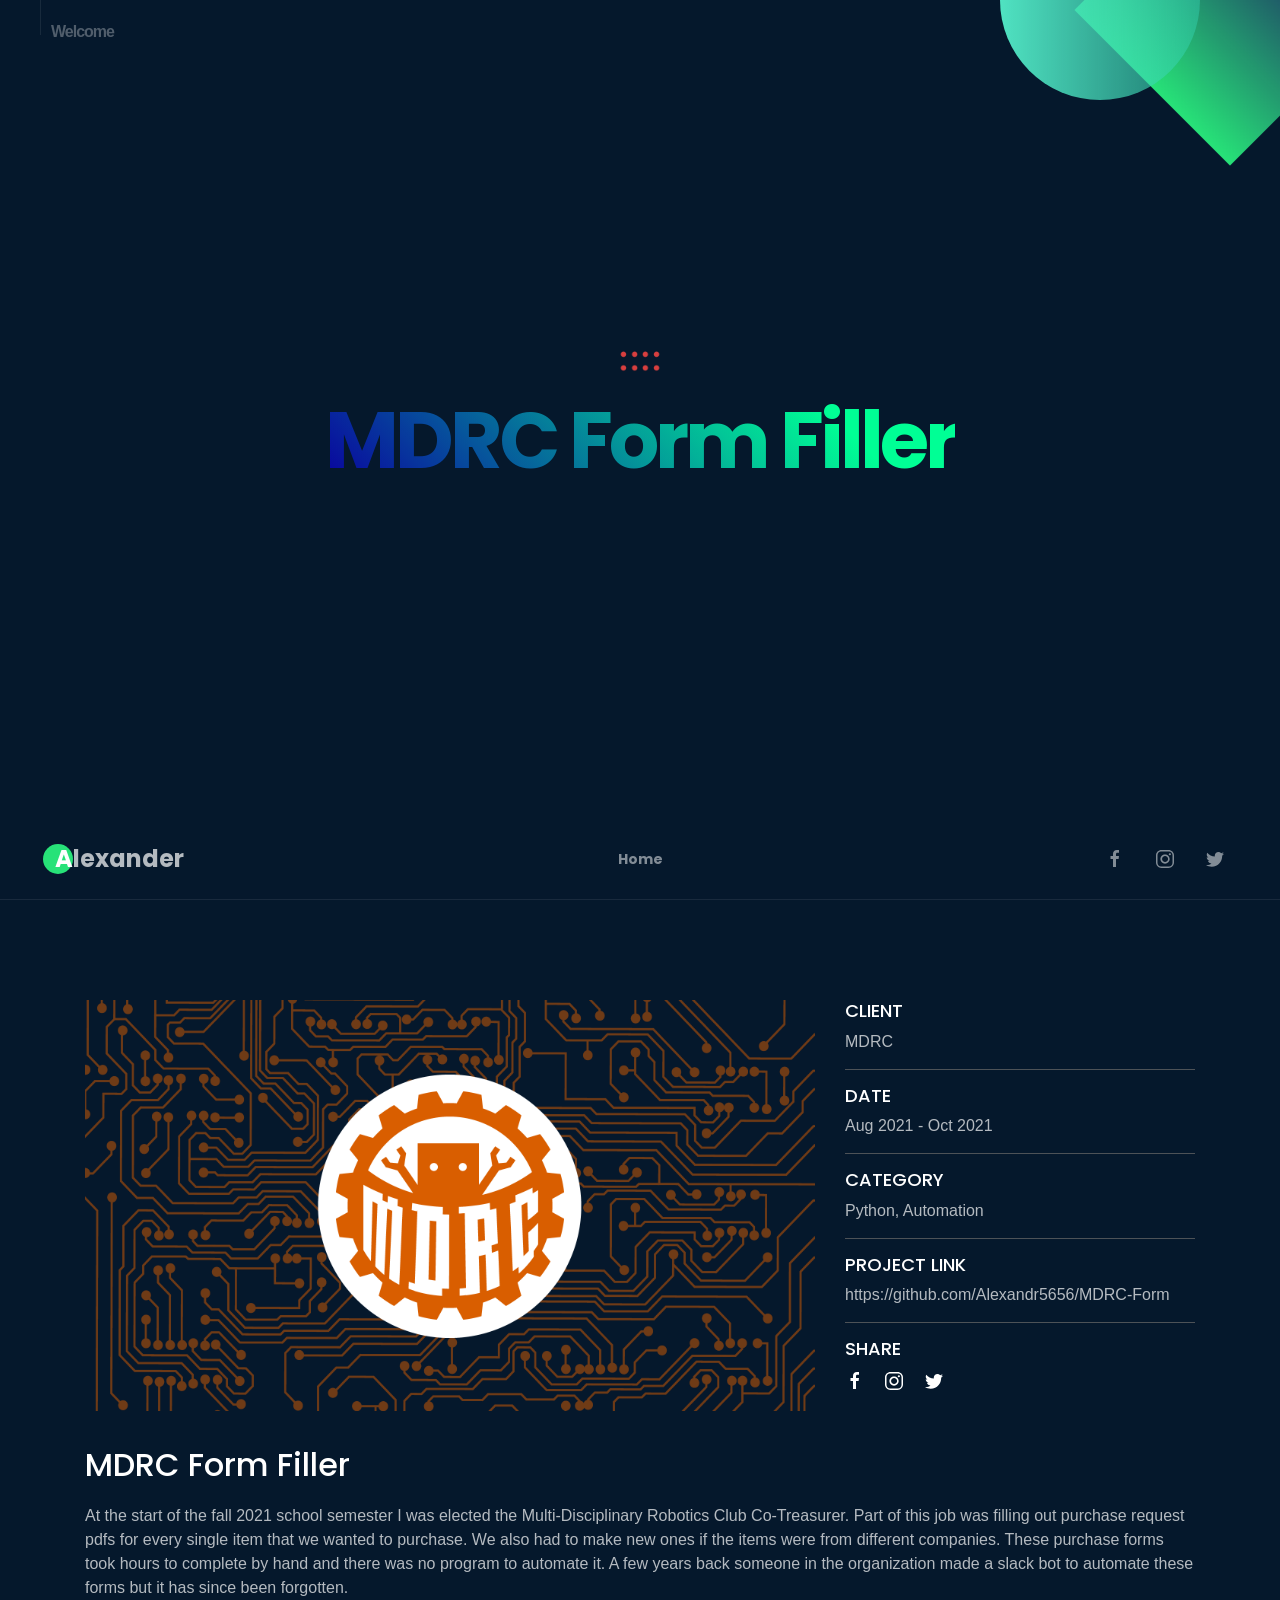
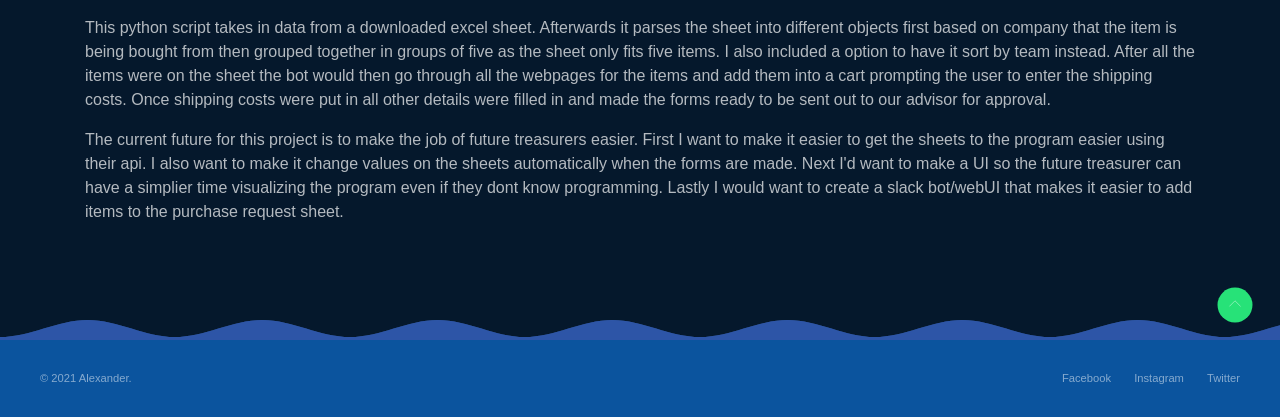
<file: project/mdrc-form-filler.html>
<!DOCTYPE html>
<html lang="en">

<head>
    <title>
        Form Filler
    </title>
    <meta charset="utf-8" />
    <meta name="viewport" content="width=device-width, initial-scale=1" />
    <link rel="shortcut icon" href="../src/img/favicon.png" />
    <!-- css -->
    <link rel="stylesheet" href="https://fonts.googleapis.com/css?family=Poppins:400,500,700&display=swap">
    <link rel="stylesheet" href="../src/app/css/uikit-custom.min.css" />
    <link rel="stylesheet" href="../src/app/css/bootstrap.min.css" />
    <link rel="stylesheet" href="../src/app/css/app.css" />
</head>

<body id="body-app" class="yb-dark-skin uk-light">
    <!-- page loader -->
    <div id="pageloader" class="yb-pageloader-wrapper">
        <div class="uk-position-center  uk-text-center">
            <div data-uk-spinner></div>
        </div>
    </div><!-- end page loader -->
    <!-- main header -->
    <header class="yb-main-header" id="main-header">
        <!-- home section -->
        <div class="yb-full-height " id="home">
            <section class="yb-profile-desc">
                <div class="yb-section-point-wrapper" data-uk-parallax="opacity: 1, 0;">
                    <div class="uk-container">
                        <div class="yb-section-point">
                            <span>Welcome</span>
                        </div>
                    </div>
                </div>
                <div class="yb-graphics">
                    <div class="yb-graphic-1" data-uk-parallax="blur: 0,30;"></div>
                    <div class="yb-graphic-2" data-uk-parallax="blur: 0,30;"></div>
                </div>
                <div class="uk-container uk-text-center yb-profile-desc-wrap uk-position-relative">
                    <img src="../src/img/x1.png" alt="" width="60" />
                    <h1 class="uk-text-bold yb-gradient-text"><span>MDRC Form Filler</span> <span></span></h1>
                </div>
            </section>
        </div><!-- end home section -->
        <!-- main menu -->
        <nav class="yb-main-menu " id="main-menu">
            <div class="uk-container" data-uk-navbar>
                <div class="uk-navbar-left">
                    <a class="yb-logo uk-navbar-item uk-logo" href="index.html"><span>Alexander</span></a>
                </div>
                <div class="uk-navbar-right uk-hidden@m">
                    <a class="uk-navbar-toggle" href="#" id="btn-menu-toggle">
                        <span data-uk-navbar-toggle-icon class="yb-icon-menu"></span>
                        <span data-uk-icon="close" class="yb-icon-close"></span>
                    </a>
                </div>
                <div class="yb-menu-toggle-wrapper" id="menucollapse">
                    <div class="uk-navbar-center">
                        <ul class="uk-navbar-nav" data-uk-scrollspy-nav="closest: li; scroll: false; offset: 79 ">
                            <li>
                                <a class="yb-inner-link" href="../index.html"> Home </a>
                            </li>
                        </ul>
                    </div>
                    <div class="uk-navbar-right">
                        <ul class="uk-navbar-nav yb-social-icons">
                            <li>
                                <a href="#">
                                    <span class="uk-icon " data-uk-icon="icon: facebook"></span>
                                </a>
                            </li>
                            <li>
                                <a href="#">
                                    <span class="uk-icon" data-uk-icon="icon: instagram"></span>
                                </a>
                            </li>
                            <li>
                                <a href="#">
                                    <span class="uk-icon" data-uk-icon="icon: twitter"></span>
                                </a>
                            </li>
                        </ul>
                    </div>
                </div>
            </div>
        </nav><!-- end main menu -->
    </header><!-- end main header -->
    <!-- main section -->
    <main class="yb-main-content">
        <div class="project-section">
            <div class="container">
                <div class="row">
                    <div class="col-md-8">
                      <div class="project-image">
                        <img src="../src/img/work/MDRC.png" alt="">
                      </div>
                    </div>
                    <div class="col-md-4">
                        <div class="project-meta">
                            <ul>
                                <li>
                                    <h4>CLIENT</h4>
                                    <p>MDRC</p>
                                </li>
                                <li>
                                    <h4>Date</h4>
                                    <p>Aug 2021 - Oct 2021</p>
                                </li>
                                <li>
                                    <h4>Category</h4>
                                    <p>Python, Automation</p>
                                </li>
                                <li>
                                    <h4>PROJECT link</h4>
                                    <p>https://github.com/Alexandr5656/MDRC-Form</p>
                                </li>
                                <li>
                                    <h4>SHARE</h4>
                                    <ul class="yb-social-icons">
                                        <li>
                                            <a href="#">
                                                <span class="uk-icon " data-uk-icon="icon: facebook"></span>
                                            </a>
                                        </li>
                                        <li>
                                            <a href="#">
                                                <span class="uk-icon" data-uk-icon="icon: instagram"></span>
                                            </a>
                                        </li>
                                        <li>
                                            <a href="#">
                                                <span class="uk-icon" data-uk-icon="icon: twitter"></span>
                                            </a>
                                        </li>
                                    </ul>
                                </li>
                            </ul>
                        </div>
                    </div>
                </div>
                <div class="row">
                  <div class="col-md-12">
                    <div class="project-content">
                        <h2>MDRC Form Filler</h2>
                        <p>
                            At the start of the fall 2021 school semester I was elected the Multi-Disciplinary Robotics Club Co-Treasurer.
                           Part of this job was filling out purchase request pdfs for every single item that we wanted to purchase. 
                           We also had to make new ones if the items were from different companies. These purchase forms took hours to 
                           complete by hand and there was no program to automate it. A few years back someone in the organization made 
                           a slack bot to automate these forms but it has since been forgotten.
                        </p>
                        <p>
                            This python script takes in data from a downloaded excel sheet. Afterwards it parses the sheet into different objects 
                            first based on company that the item is being bought from then grouped together in groups of five as the sheet only fits 
                            five items. I also included a option to have it sort by team instead. After all the items were on the sheet the bot would 
                            then go through all the webpages for the items and add them into a cart prompting the user to enter the shipping costs. 
                            Once shipping costs were put in all other details were filled in and made the forms ready to be sent out to our advisor for 
                            approval.
                        </p>
                        <p>
                            The current future for this project is to make the job of future treasurers easier. First I want to make it easier to get the sheets 
                            to the program easier using their api. I also want to make it change values on the sheets automatically when the forms are made. Next 
                            I'd want to make a UI so the future treasurer can have a simplier time visualizing the program even if they dont know programming. Lastly
                            I would want to create a slack bot/webUI that makes it easier to add items to the purchase request sheet.
                        </p>
                    </div>
                  </div>
                </div>
            </div>
        </div>
    </main> <!-- end main section -->
    <!-- main footer -->
    <footer class="yb-main-footer-wrapper">
        <div class="waveHorizontals">
            <div id="waveHorizontal1" class="waveHorizontal" data-uk-img data-src="../src/img/bg/wave1.svg"></div>
            <div id="waveHorizontal2" class="waveHorizontal" data-uk-img data-src="../src/img/bg/wave2.svg"></div>
            <div id="waveHorizontal3" class="waveHorizontal" data-uk-img data-src="../src/img/bg/wave3.svg"></div>
        </div>
        <a href="#body-app" class="uk-visible@s yb-totop yb-inner-link" data-uk-totop></a>
        <div class="yb-main-footer">
            <div class="uk-container">
                <div data-uk-grid class="uk-child-width-1-2@s">
                    <div class="uk-margin-remove uk-text-left@s">
                        &copy; 2021 Alexander.
                    </div>
                    <div class="uk-margin-remove uk-text-right@s">
                        <div class="yb-footer-social">
                            <a href="#">Facebook</a>
                            <a href="#">Instagram</a>
                            <a href="#">Twitter</a>
                        </div>
                    </div>
                </div>
            </div>
        </div>
    </footer><!-- end main footer -->
    <!-- js -->
    <script src="../src/app/js/bootstrap.min.js"></script>
    <script src="../src/app/js/plugins.min.js"></script>
    <script src="../src/app/js/app.js"></script>
</body>

</html>
</file>
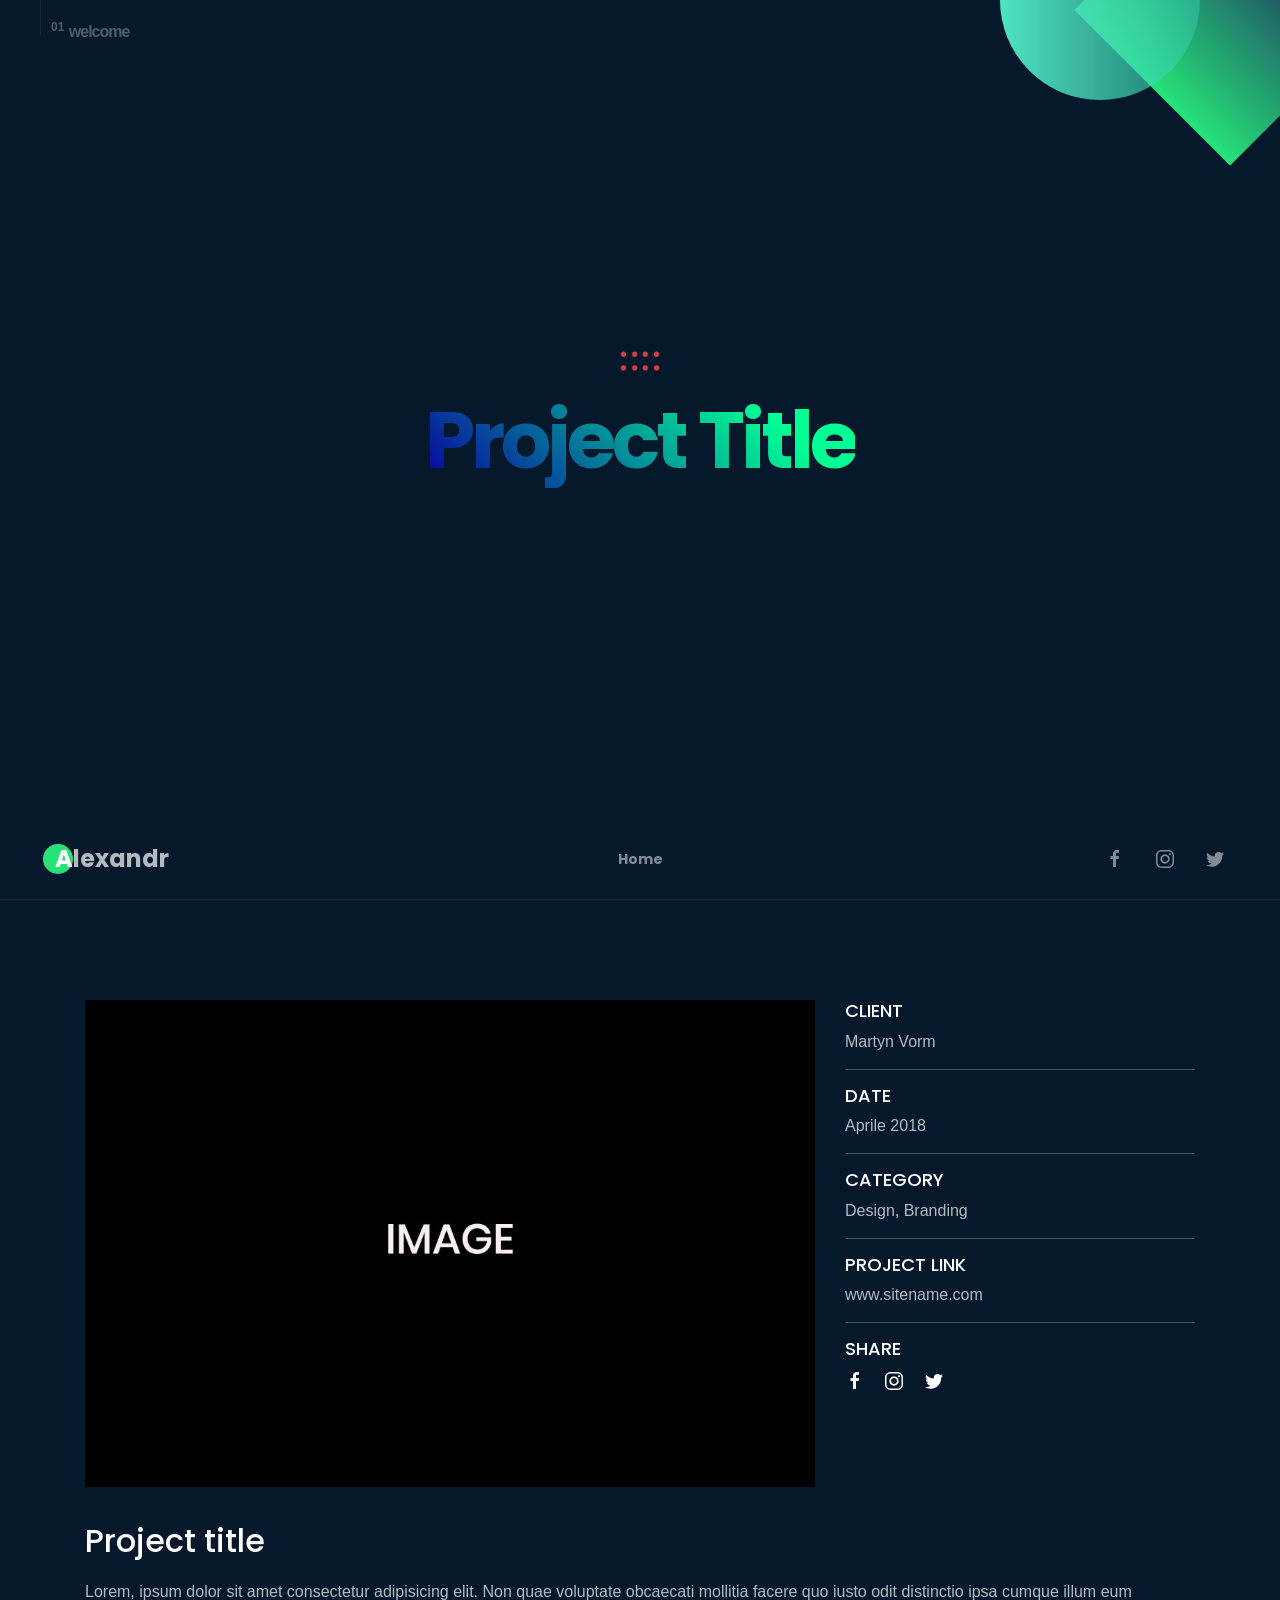
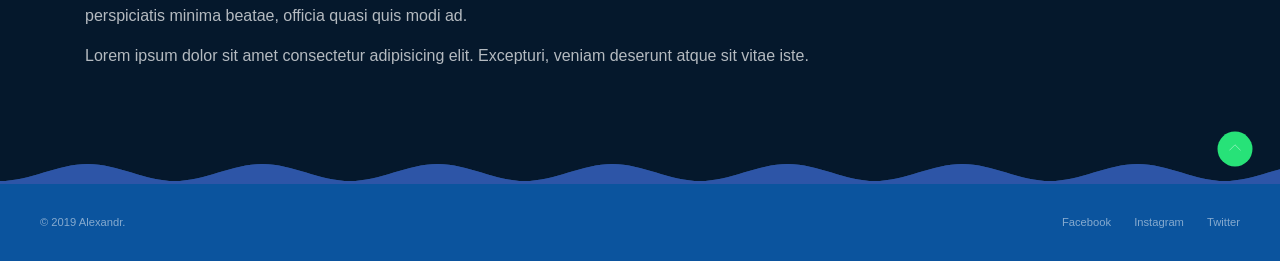
<file: project/project-details-01.html>
<!DOCTYPE html>
<html lang="en">

<head>
    <title>
        Portfolio website
    </title>
    <meta charset="utf-8" />
    <meta name="viewport" content="width=device-width, initial-scale=1" />
    <link rel="shortcut icon" href="../src/img/favicon.png" />
    <!-- css -->
    <link rel="stylesheet" href="https://fonts.googleapis.com/css?family=Poppins:400,500,700&display=swap">
    <link rel="stylesheet" href="../src/app/css/uikit-custom.min.css" />
    <link rel="stylesheet" href="../src/app/css/bootstrap.min.css" />
    <link rel="stylesheet" href="../src/app/css/app.css" />
</head>

<body id="body-app" class="yb-dark-skin uk-light">
    <!-- page loader -->
    <div id="pageloader" class="yb-pageloader-wrapper">
        <div class="uk-position-center  uk-text-center">
            <div data-uk-spinner></div>
        </div>
    </div><!-- end page loader -->
    <!-- main header -->
    <header class="yb-main-header" id="main-header">
        <!-- home section -->
        <div class="yb-full-height " id="home">
            <section class="yb-profile-desc">
                <div class="yb-section-point-wrapper" data-uk-parallax="opacity: 1, 0;">
                    <div class="uk-container">
                        <div class="yb-section-point">
                            <sup>01</sup>
                            <span>welcome</span>
                        </div>
                    </div>
                </div>
                <div class="yb-graphics">
                    <div class="yb-graphic-1" data-uk-parallax="blur: 0,30;"></div>
                    <div class="yb-graphic-2" data-uk-parallax="blur: 0,30;"></div>
                </div>
                <div class="uk-container uk-text-center yb-profile-desc-wrap uk-position-relative">
                    <img src="../src/img/x1.png" alt="" width="60" />
                    <h1 class="uk-text-bold yb-gradient-text"><span>Project Title</span> <span></span></h1>
                </div>
            </section>
        </div><!-- end home section -->
        <!-- main menu -->
        <nav class="yb-main-menu " id="main-menu">
            <div class="uk-container" data-uk-navbar>
                <div class="uk-navbar-left">
                    <a class="yb-logo uk-navbar-item uk-logo" href="index.html"><span>Alexandr</span></a>
                </div>
                <div class="uk-navbar-right uk-hidden@m">
                    <a class="uk-navbar-toggle" href="#" id="btn-menu-toggle">
                        <span data-uk-navbar-toggle-icon class="yb-icon-menu"></span>
                        <span data-uk-icon="close" class="yb-icon-close"></span>
                    </a>
                </div>
                <div class="yb-menu-toggle-wrapper" id="menucollapse">
                    <div class="uk-navbar-center">
                        <ul class="uk-navbar-nav" data-uk-scrollspy-nav="closest: li; scroll: false; offset: 79 ">
                            <li>
                                <a class="yb-inner-link" href="../index.html"> Home </a>
                            </li>
                        </ul>
                    </div>
                    <div class="uk-navbar-right">
                        <ul class="uk-navbar-nav yb-social-icons">
                            <li>
                                <a href="#">
                                    <span class="uk-icon " data-uk-icon="icon: facebook"></span>
                                </a>
                            </li>
                            <li>
                                <a href="#">
                                    <span class="uk-icon" data-uk-icon="icon: instagram"></span>
                                </a>
                            </li>
                            <li>
                                <a href="#">
                                    <span class="uk-icon" data-uk-icon="icon: twitter"></span>
                                </a>
                            </li>
                        </ul>
                    </div>
                </div>
            </div>
        </nav><!-- end main menu -->
    </header><!-- end main header -->
    <!-- main section -->
    <main class="yb-main-content">
        <div class="project-section">
            <div class="container">
                <div class="row">
                    <div class="col-md-8">
                      <div class="project-image">
                        <img src="../src/img/blog/01.jpg" alt="">
                      </div>
                    </div>
                    <div class="col-md-4">
                        <div class="project-meta">
                            <ul>
                                <li>
                                    <h4>CLIENT</h4>
                                    <p>Martyn Vorm</p>
                                </li>
                                <li>
                                    <h4>Date</h4>
                                    <p>Aprile 2018</p>
                                </li>
                                <li>
                                    <h4>Category</h4>
                                    <p>Design, Branding</p>
                                </li>
                                <li>
                                    <h4>PROJECT link</h4>
                                    <p>www.sitename.com</p>
                                </li>
                                <li>
                                    <h4>SHARE</h4>
                                    <ul class="yb-social-icons">
                                        <li>
                                            <a href="#">
                                                <span class="uk-icon " data-uk-icon="icon: facebook"></span>
                                            </a>
                                        </li>
                                        <li>
                                            <a href="#">
                                                <span class="uk-icon" data-uk-icon="icon: instagram"></span>
                                            </a>
                                        </li>
                                        <li>
                                            <a href="#">
                                                <span class="uk-icon" data-uk-icon="icon: twitter"></span>
                                            </a>
                                        </li>
                                    </ul>
                                </li>
                            </ul>
                        </div>
                    </div>
                </div>
                <div class="row">
                  <div class="col-md-12">
                    <div class="project-content">
                      <h2>Project title</h2>
                      <p>Lorem, ipsum dolor sit amet consectetur adipisicing elit. Non quae voluptate obcaecati mollitia facere quo iusto odit distinctio ipsa cumque illum eum perspiciatis minima beatae, officia quasi quis modi ad.</p>
                      <p>Lorem ipsum dolor sit amet consectetur adipisicing elit. Excepturi, veniam deserunt atque sit vitae iste.</p>
                    </div>
                  </div>
                </div>
            </div>
        </div>
    </main> <!-- end main section -->
    <!-- main footer -->
    <footer class="yb-main-footer-wrapper">
        <div class="waveHorizontals">
            <div id="waveHorizontal1" class="waveHorizontal" data-uk-img data-src="../src/img/bg/wave1.svg"></div>
            <div id="waveHorizontal2" class="waveHorizontal" data-uk-img data-src="../src/img/bg/wave2.svg"></div>
            <div id="waveHorizontal3" class="waveHorizontal" data-uk-img data-src="../src/img/bg/wave3.svg"></div>
        </div>
        <a href="#body-app" class="uk-visible@s yb-totop yb-inner-link" data-uk-totop></a>
        <div class="yb-main-footer">
            <div class="uk-container">
                <div data-uk-grid class="uk-child-width-1-2@s">
                    <div class="uk-margin-remove uk-text-left@s">
                        &copy; 2019 Alexandr.
                    </div>
                    <div class="uk-margin-remove uk-text-right@s">
                        <div class="yb-footer-social">
                            <a href="#">Facebook</a>
                            <a href="#">Instagram</a>
                            <a href="#">Twitter</a>
                        </div>
                    </div>
                </div>
            </div>
        </div>
    </footer><!-- end main footer -->
    <!-- js -->
    <script src="../src/app/js/bootstrap.min.js"></script>
    <script src="../src/app/js/plugins.min.js"></script>
    <script src="../src/app/js/app.js"></script>
</body>

</html>
</file>
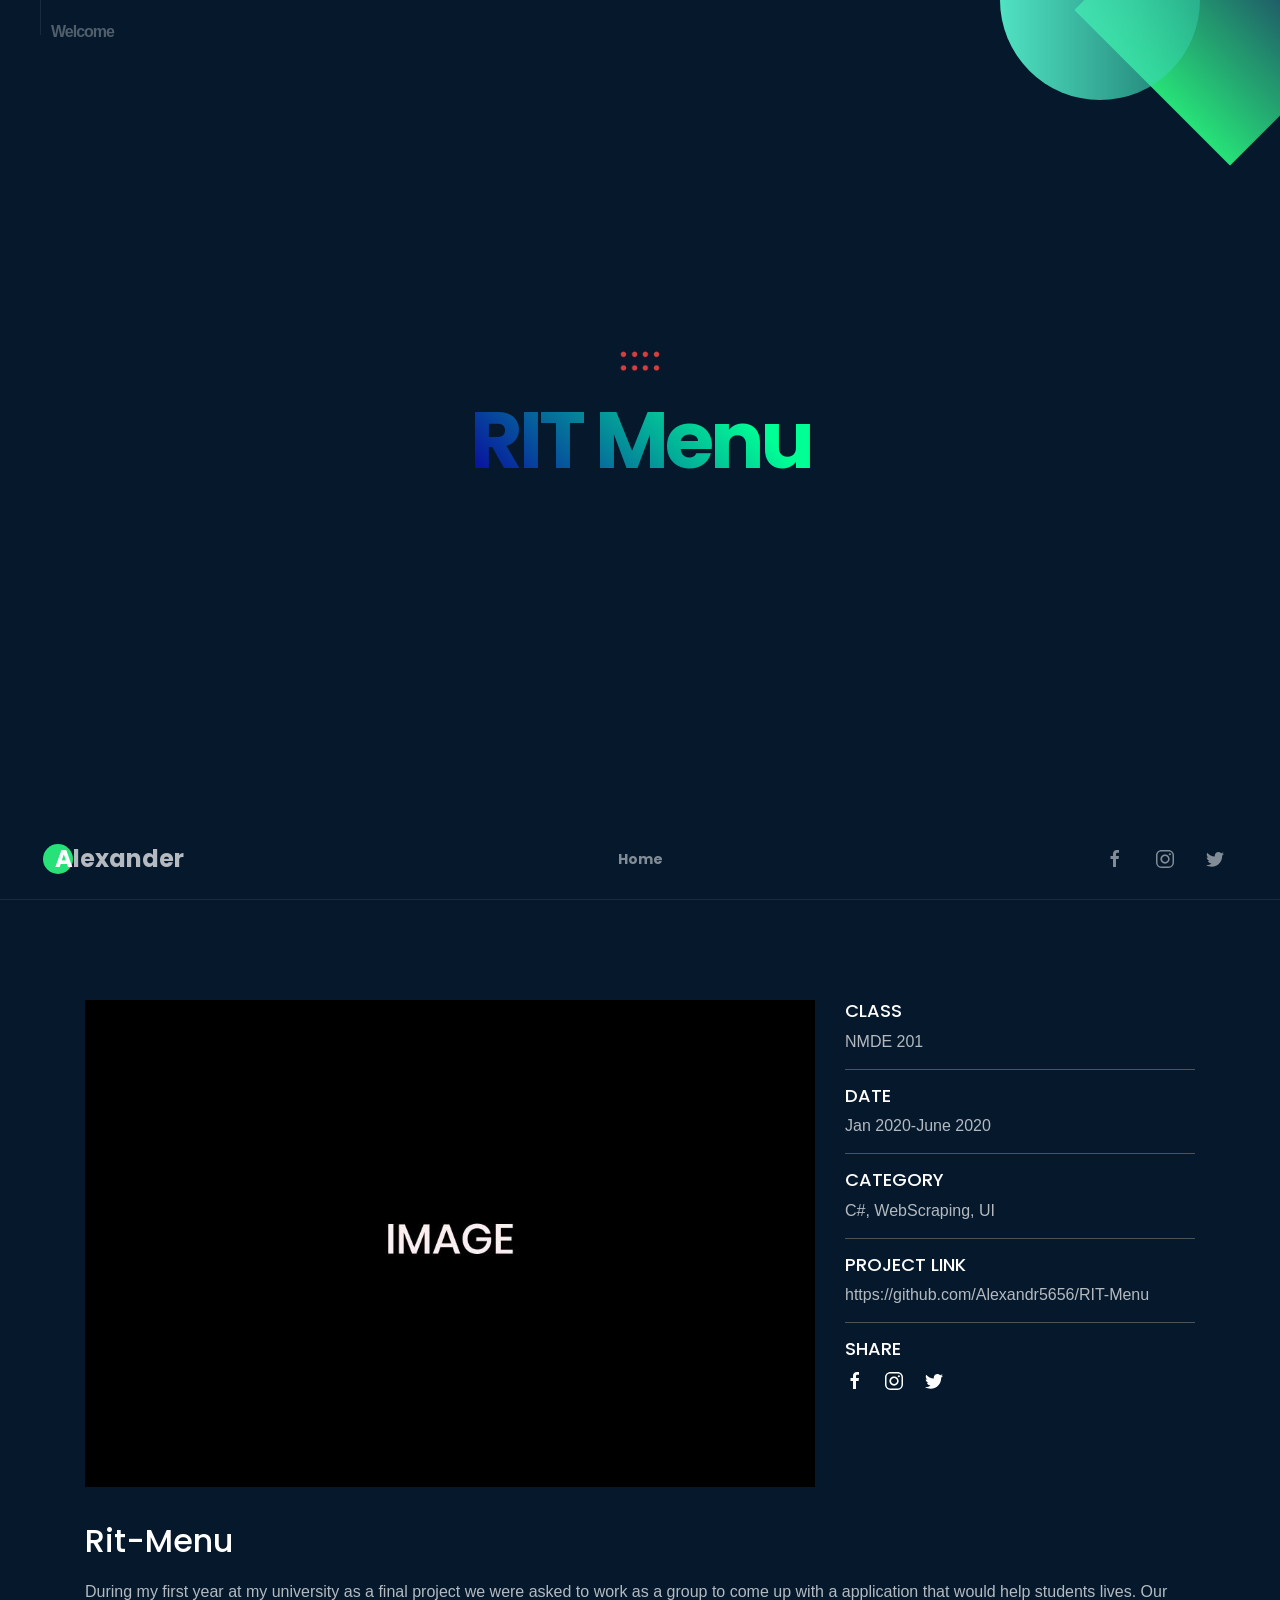
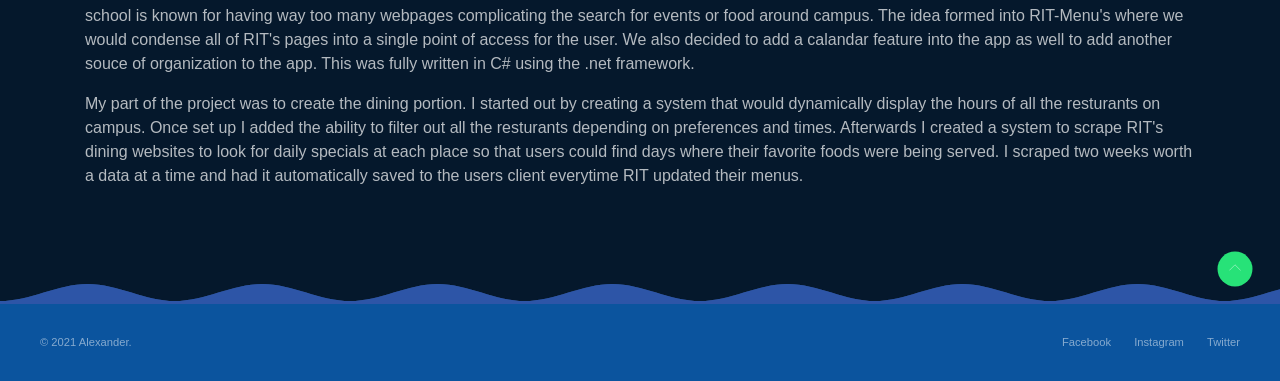
<file: project/RIT-Menu.html>
<!DOCTYPE html>
<html lang="en">

<head>
    <title>
        RIT Menu
    </title>
    <meta charset="utf-8" />
    <meta name="viewport" content="width=device-width, initial-scale=1" />
    <link rel="shortcut icon" href="../src/img/favicon.png" />
    <!-- css -->
    <link rel="stylesheet" href="https://fonts.googleapis.com/css?family=Poppins:400,500,700&display=swap">
    <link rel="stylesheet" href="../src/app/css/uikit-custom.min.css" />
    <link rel="stylesheet" href="../src/app/css/bootstrap.min.css" />
    <link rel="stylesheet" href="../src/app/css/app.css" />
</head>

<body id="body-app" class="yb-dark-skin uk-light">
    <!-- page loader -->
    <div id="pageloader" class="yb-pageloader-wrapper">
        <div class="uk-position-center  uk-text-center">
            <div data-uk-spinner></div>
        </div>
    </div><!-- end page loader -->
    <!-- main header -->
    <header class="yb-main-header" id="main-header">
        <!-- home section -->
        <div class="yb-full-height " id="home">
            <section class="yb-profile-desc">
                <div class="yb-section-point-wrapper" data-uk-parallax="opacity: 1, 0;">
                    <div class="uk-container">
                        <div class="yb-section-point">
                            <span>Welcome</span>
                        </div>
                    </div>
                </div>
                <div class="yb-graphics">
                    <div class="yb-graphic-1" data-uk-parallax="blur: 0,30;"></div>
                    <div class="yb-graphic-2" data-uk-parallax="blur: 0,30;"></div>
                </div>
                <div class="uk-container uk-text-center yb-profile-desc-wrap uk-position-relative">
                    <img src="../src/img/x1.png" alt="" width="60" />
                    <h1 class="uk-text-bold yb-gradient-text"><span>RIT Menu</span> <span></span></h1>
                </div>
            </section>
        </div><!-- end home section -->
        <!-- main menu -->
        <nav class="yb-main-menu " id="main-menu">
            <div class="uk-container" data-uk-navbar>
                <div class="uk-navbar-left">
                    <a class="yb-logo uk-navbar-item uk-logo" href="index.html"><span>Alexander</span></a>
                </div>
                <div class="uk-navbar-right uk-hidden@m">
                    <a class="uk-navbar-toggle" href="#" id="btn-menu-toggle">
                        <span data-uk-navbar-toggle-icon class="yb-icon-menu"></span>
                        <span data-uk-icon="close" class="yb-icon-close"></span>
                    </a>
                </div>
                <div class="yb-menu-toggle-wrapper" id="menucollapse">
                    <div class="uk-navbar-center">
                        <ul class="uk-navbar-nav" data-uk-scrollspy-nav="closest: li; scroll: false; offset: 79 ">
                            <li>
                                <a class="yb-inner-link" href="../index.html"> Home </a>
                            </li>
                        </ul>
                    </div>
                    <div class="uk-navbar-right">
                        <ul class="uk-navbar-nav yb-social-icons">
                            <li>
                                <a href="#">
                                    <span class="uk-icon " data-uk-icon="icon: facebook"></span>
                                </a>
                            </li>
                            <li>
                                <a href="#">
                                    <span class="uk-icon" data-uk-icon="icon: instagram"></span>
                                </a>
                            </li>
                            <li>
                                <a href="#">
                                    <span class="uk-icon" data-uk-icon="icon: twitter"></span>
                                </a>
                            </li>
                        </ul>
                    </div>
                </div>
            </div>
        </nav><!-- end main menu -->
    </header><!-- end main header -->
    <!-- main section -->
    <main class="yb-main-content">
        <div class="project-section">
            <div class="container">
                <div class="row">
                    <div class="col-md-8">
                      <div class="project-image">
                        <img src="../src/img/blog/01.jpg" alt="">
                      </div>
                    </div>
                    <div class="col-md-4">
                        <div class="project-meta">
                            <ul>
                                <li>
                                    <h4>Class</h4>
                                    <p>NMDE 201</p>
                                </li>
                                <li>
                                    <h4>Date</h4>
                                    <p>Jan 2020-June 2020</p>
                                </li>
                                <li>
                                    <h4>Category</h4>
                                    <p>C#, WebScraping, UI</p>
                                </li>
                                <li>
                                    <h4>PROJECT link</h4>
                                    <p>https://github.com/Alexandr5656/RIT-Menu</p>
                                </li>
                                <li>
                                    <h4>SHARE</h4>
                                    <ul class="yb-social-icons">
                                        <li>
                                            <a href="#">
                                                <span class="uk-icon " data-uk-icon="icon: facebook"></span>
                                            </a>
                                        </li>
                                        <li>
                                            <a href="#">
                                                <span class="uk-icon" data-uk-icon="icon: instagram"></span>
                                            </a>
                                        </li>
                                        <li>
                                            <a href="#">
                                                <span class="uk-icon" data-uk-icon="icon: twitter"></span>
                                            </a>
                                        </li>
                                    </ul>
                                </li>
                            </ul>
                        </div>
                    </div>
                </div>
                <div class="row">
                  <div class="col-md-12">
                    <div class="project-content">
                      <h2>Rit-Menu</h2>
                      <p>
                        During my first year at my university as a final project we were asked to work as a group to come up with a
                         application that would help students lives. Our school is known for having way too many webpages complicating 
                         the search for events or food around campus. The idea formed into RIT-Menu's where we would condense all of RIT's
                          pages into a single point of access for the user. We also decided to add a calandar feature into the app as well
                          to add another souce of organization to the app. This was fully written in C# using the .net framework.
                        </p>
                      <p>
                        My part of the project was to create the dining portion. I started out by creating a system that would dynamically display the hours of
                        all the resturants on campus. Once set up I added the ability to filter out all the resturants depending on preferences and times. Afterwards 
                        I created a system to scrape RIT's dining websites to look for daily specials at each place so that users could find days where their favorite 
                        foods were being served. I scraped two weeks worth a data at a time and had it automatically saved to the users client everytime RIT updated
                        their menus.
                      </p>
                    </div>
                  </div>
                </div>
            </div>
        </div>
    </main> <!-- end main section -->
    <!-- main footer -->
    <footer class="yb-main-footer-wrapper">
        <div class="waveHorizontals">
            <div id="waveHorizontal1" class="waveHorizontal" data-uk-img data-src="../src/img/bg/wave1.svg"></div>
            <div id="waveHorizontal2" class="waveHorizontal" data-uk-img data-src="../src/img/bg/wave2.svg"></div>
            <div id="waveHorizontal3" class="waveHorizontal" data-uk-img data-src="../src/img/bg/wave3.svg"></div>
        </div>
        <a href="#body-app" class="uk-visible@s yb-totop yb-inner-link" data-uk-totop></a>
        <div class="yb-main-footer">
            <div class="uk-container">
                <div data-uk-grid class="uk-child-width-1-2@s">
                    <div class="uk-margin-remove uk-text-left@s">
                        &copy; 2021 Alexander.
                    </div>
                    <div class="uk-margin-remove uk-text-right@s">
                        <div class="yb-footer-social">
                            <a href="#">Facebook</a>
                            <a href="#">Instagram</a>
                            <a href="#">Twitter</a>
                        </div>
                    </div>
                </div>
            </div>
        </div>
    </footer><!-- end main footer -->
    <!-- js -->
    <script src="../src/app/js/bootstrap.min.js"></script>
    <script src="../src/app/js/plugins.min.js"></script>
    <script src="../src/app/js/app.js"></script>
</body>

</html>
</file>
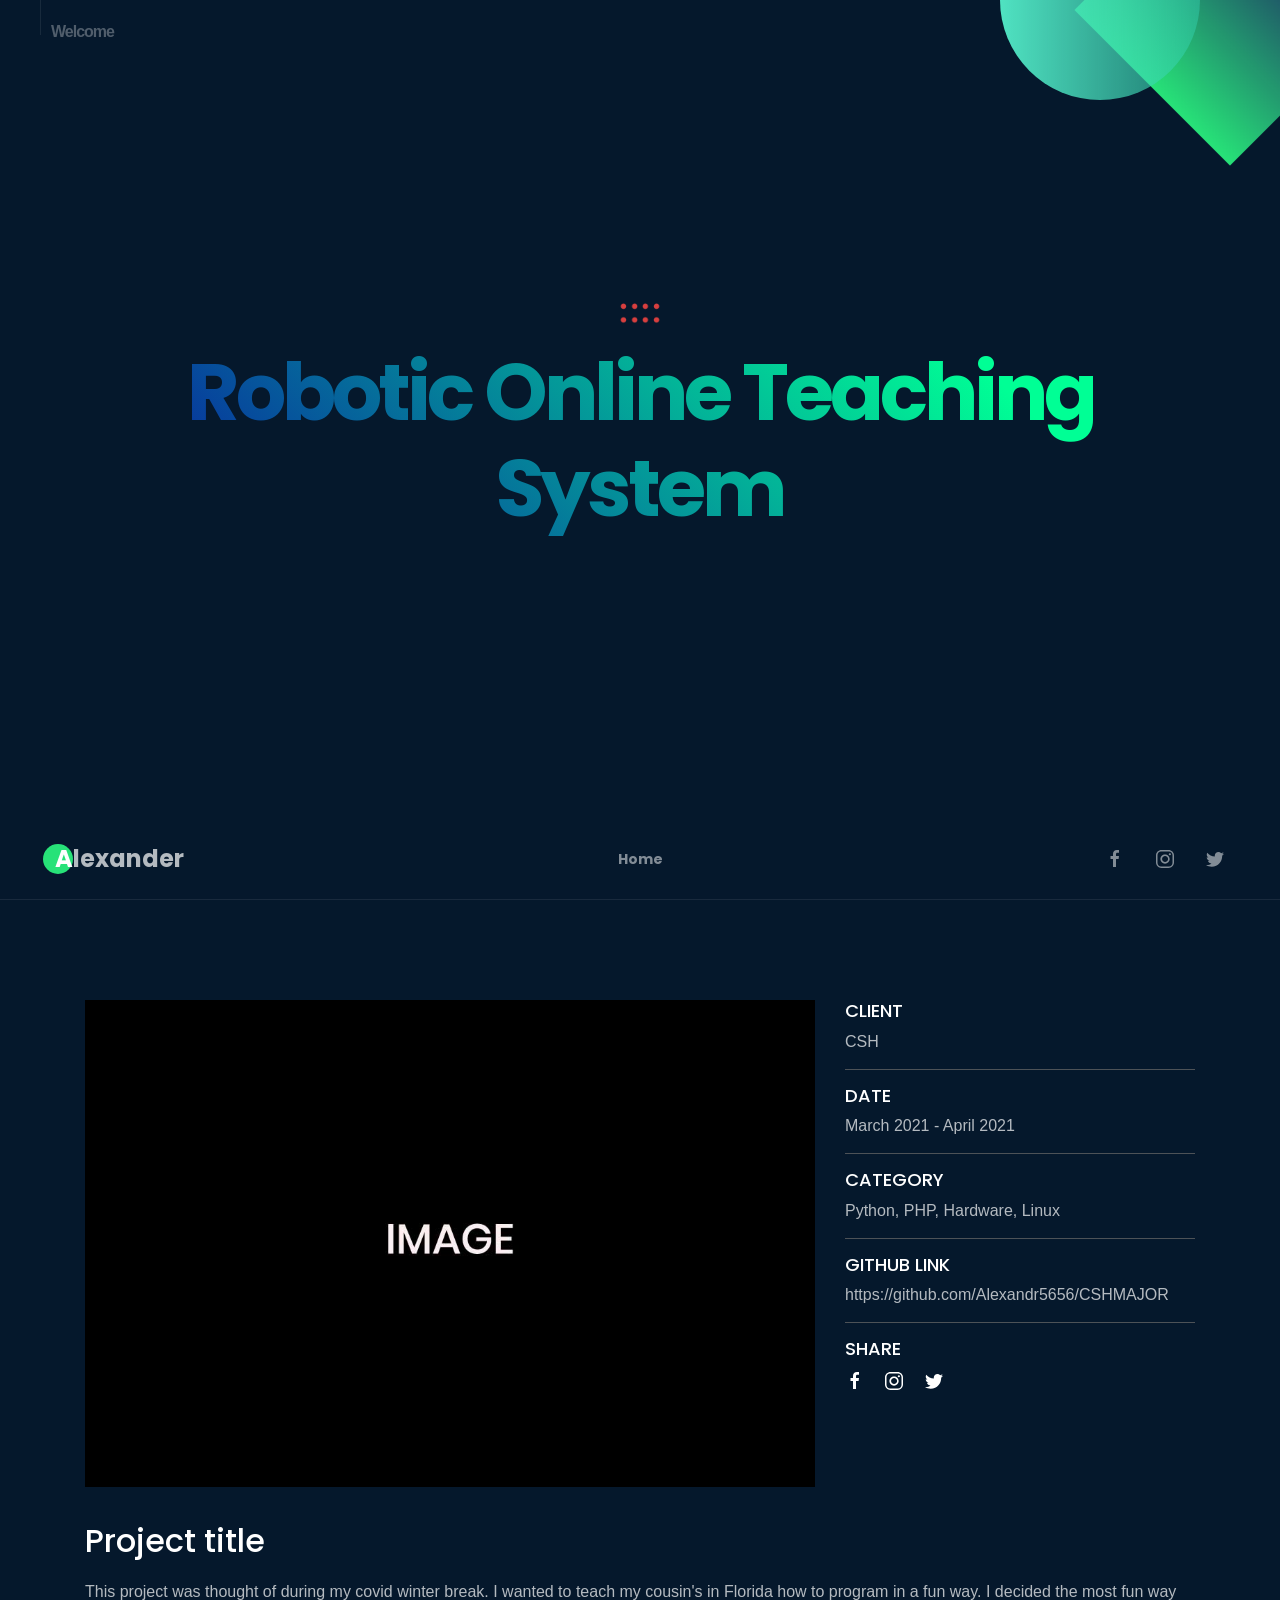
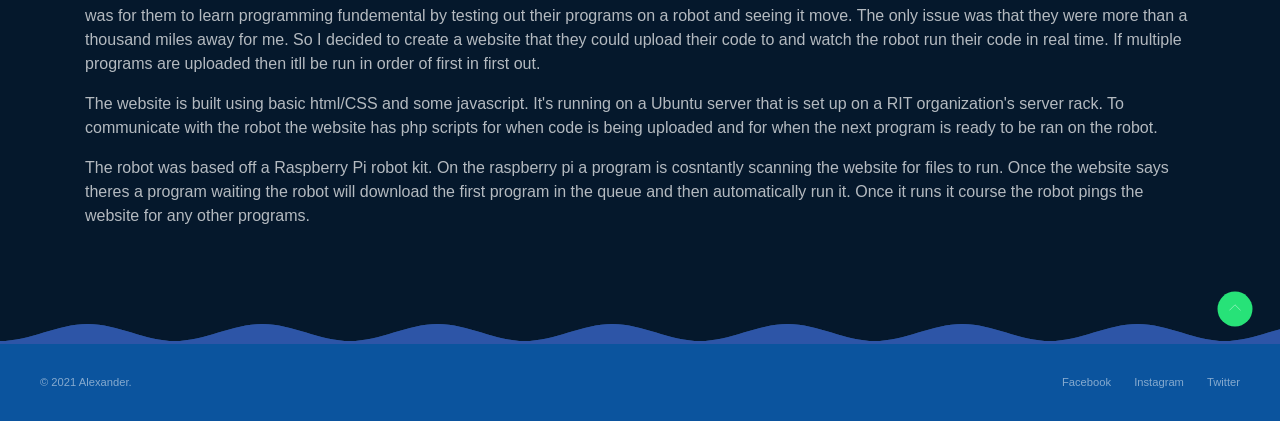
<file: project/ROTS.html>
<!DOCTYPE html>
<html lang="en">

<head>
    <title>
        Portfolio website
    </title>
    <meta charset="utf-8" />
    <meta name="viewport" content="width=device-width, initial-scale=1" />
    <link rel="shortcut icon" href="../src/img/favicon.png" />
    <!-- css -->
    <link rel="stylesheet" href="https://fonts.googleapis.com/css?family=Poppins:400,500,700&display=swap">
    <link rel="stylesheet" href="../src/app/css/uikit-custom.min.css" />
    <link rel="stylesheet" href="../src/app/css/bootstrap.min.css" />
    <link rel="stylesheet" href="../src/app/css/app.css" />
</head>

<body id="body-app" class="yb-dark-skin uk-light">
    <!-- page loader -->
    <div id="pageloader" class="yb-pageloader-wrapper">
        <div class="uk-position-center  uk-text-center">
            <div data-uk-spinner></div>
        </div>
    </div><!-- end page loader -->
    <!-- main header -->
    <header class="yb-main-header" id="main-header">
        <!-- home section -->
        <div class="yb-full-height " id="home">
            <section class="yb-profile-desc">
                <div class="yb-section-point-wrapper" data-uk-parallax="opacity: 1, 0;">
                    <div class="uk-container">
                        <div class="yb-section-point">
                            <span>Welcome</span>
                        </div>
                    </div>
                </div>
                <div class="yb-graphics">
                    <div class="yb-graphic-1" data-uk-parallax="blur: 0,30;"></div>
                    <div class="yb-graphic-2" data-uk-parallax="blur: 0,30;"></div>
                </div>
                <div class="uk-container uk-text-center yb-profile-desc-wrap uk-position-relative">
                    <img src="../src/img/x1.png" alt="" width="60" />
                    <h1 class="uk-text-bold yb-gradient-text"><span>Robotic Online Teaching System</span> <span></span></h1>
                </div>
            </section>
        </div><!-- end home section -->
        <!-- main menu -->
        <nav class="yb-main-menu " id="main-menu">
            <div class="uk-container" data-uk-navbar>
                <div class="uk-navbar-left">
                    <a class="yb-logo uk-navbar-item uk-logo" href="index.html"><span>Alexander</span></a>
                </div>
                <div class="uk-navbar-right uk-hidden@m">
                    <a class="uk-navbar-toggle" href="#" id="btn-menu-toggle">
                        <span data-uk-navbar-toggle-icon class="yb-icon-menu"></span>
                        <span data-uk-icon="close" class="yb-icon-close"></span>
                    </a>
                </div>
                <div class="yb-menu-toggle-wrapper" id="menucollapse">
                    <div class="uk-navbar-center">
                        <ul class="uk-navbar-nav" data-uk-scrollspy-nav="closest: li; scroll: false; offset: 79 ">
                            <li>
                                <a class="yb-inner-link" href="../index.html"> Home </a>
                            </li>
                        </ul>
                    </div>
                    <div class="uk-navbar-right">
                        <ul class="uk-navbar-nav yb-social-icons">
                            <li>
                                <a href="#">
                                    <span class="uk-icon " data-uk-icon="icon: facebook"></span>
                                </a>
                            </li>
                            <li>
                                <a href="#">
                                    <span class="uk-icon" data-uk-icon="icon: instagram"></span>
                                </a>
                            </li>
                            <li>
                                <a href="#">
                                    <span class="uk-icon" data-uk-icon="icon: twitter"></span>
                                </a>
                            </li>
                        </ul>
                    </div>
                </div>
            </div>
        </nav><!-- end main menu -->
    </header><!-- end main header -->
    <!-- main section -->
    <main class="yb-main-content">
        <div class="project-section">
            <div class="container">
                <div class="row">
                    <div class="col-md-8">
                      <div class="project-image">
                        <img src="../src/img/blog/01.jpg" alt="">
                      </div>
                    </div>
                    <div class="col-md-4">
                        <div class="project-meta">
                            <ul>
                                <li>
                                    <h4>Client</h4>
                                    <p>CSH</p>
                                </li>
                                <li>
                                    <h4>Date</h4>
                                    <p>March 2021 - April 2021</p>
                                </li>
                                <li>
                                    <h4>Category</h4>
                                    <p>Python, PHP, Hardware, Linux</p>
                                </li>
                                <li>
                                    <h4>Github link</h4>
                                    <p>https://github.com/Alexandr5656/CSHMAJOR</p>
                                </li>
                                <li>
                                    <h4>SHARE</h4>
                                    <ul class="yb-social-icons">
                                        <li>
                                            <a href="#">
                                                <span class="uk-icon " data-uk-icon="icon: facebook"></span>
                                            </a>
                                        </li>
                                        <li>
                                            <a href="#">
                                                <span class="uk-icon" data-uk-icon="icon: instagram"></span>
                                            </a>
                                        </li>
                                        <li>
                                            <a href="#">
                                                <span class="uk-icon" data-uk-icon="icon: twitter"></span>
                                            </a>
                                        </li>
                                    </ul>
                                </li>
                            </ul>
                        </div>
                    </div>
                </div>
                <div class="row">
                  <div class="col-md-12">
                    <div class="project-content">
                      <h2>Project title</h2>
                      <p>This project was thought of during my covid winter break. I wanted to teach my cousin's in Florida how to program in a fun
                        way. I decided the most fun way was for them to learn programming fundemental by testing out their programs on a robot and seeing it
                        move. The only issue was that they were more than a thousand miles away for me. So I decided to create a website that they could upload 
                        their code to and watch the robot run their code in real time. If multiple programs are uploaded then itll be run in order of first in first out.
                      </p>
                      <p>
                        The website is built using basic html/CSS and some javascript. It's running on a Ubuntu server that is set up on a RIT 
                        organization's server rack. To communicate with the robot the website has php scripts for when code is being uploaded and 
                        for when the next program is ready to be ran on the robot.
                      </p>
                      <p>
                        The robot was based off a Raspberry Pi robot kit. On the raspberry pi a program is cosntantly scanning the website for files to run.
                        Once the website says theres a program waiting the robot will download the first program in the queue and then automatically run it. 
                        Once it runs it course the robot pings the website for any other programs. 
                      </p>
                    </div>
                  </div>
                </div>
            </div>
        </div>
    </main> <!-- end main section -->
    <!-- main footer -->
    <footer class="yb-main-footer-wrapper">
        <div class="waveHorizontals">
            <div id="waveHorizontal1" class="waveHorizontal" data-uk-img data-src="../src/img/bg/wave1.svg"></div>
            <div id="waveHorizontal2" class="waveHorizontal" data-uk-img data-src="../src/img/bg/wave2.svg"></div>
            <div id="waveHorizontal3" class="waveHorizontal" data-uk-img data-src="../src/img/bg/wave3.svg"></div>
        </div>
        <a href="#body-app" class="uk-visible@s yb-totop yb-inner-link" data-uk-totop></a>
        <div class="yb-main-footer">
            <div class="uk-container">
                <div data-uk-grid class="uk-child-width-1-2@s">
                    <div class="uk-margin-remove uk-text-left@s">
                        &copy; 2021 Alexander.
                    </div>
                    <div class="uk-margin-remove uk-text-right@s">
                        <div class="yb-footer-social">
                            <a href="#">Facebook</a>
                            <a href="#">Instagram</a>
                            <a href="#">Twitter</a>
                        </div>
                    </div>
                </div>
            </div>
        </div>
    </footer><!-- end main footer -->
    <!-- js -->
    <script src="../src/app/js/bootstrap.min.js"></script>
    <script src="../src/app/js/plugins.min.js"></script>
    <script src="../src/app/js/app.js"></script>
</body>

</html>
</file>
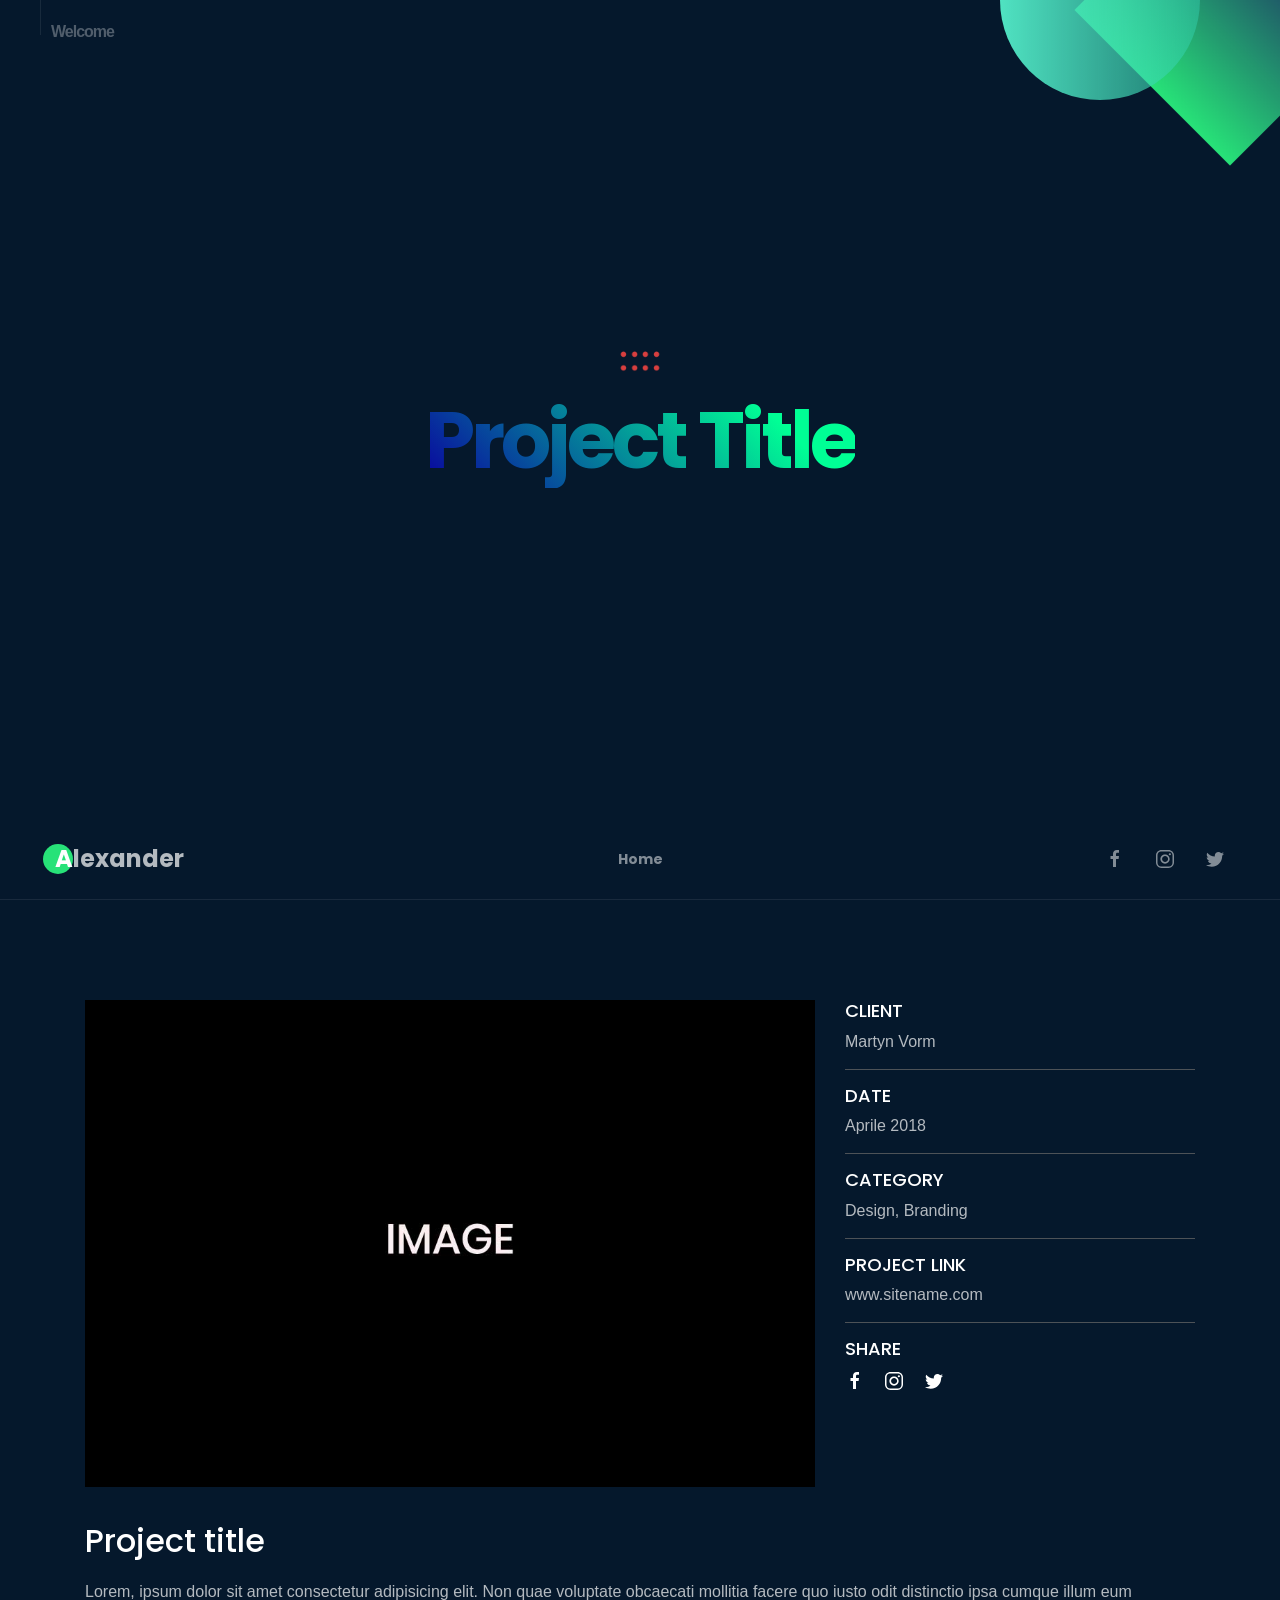
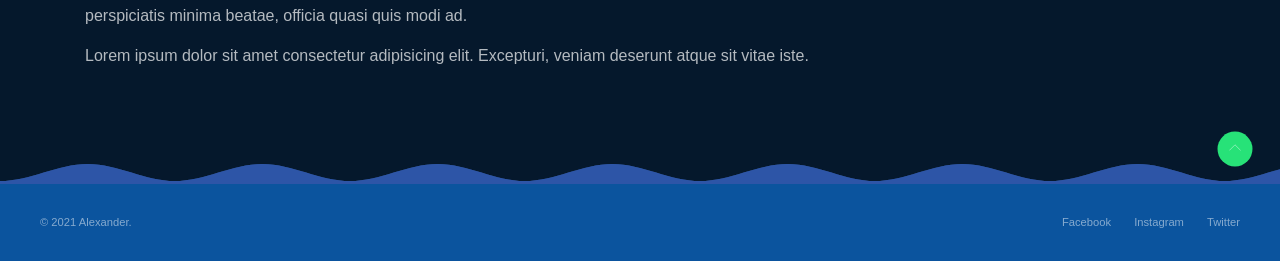
<file: project/Wheelchair-NXT.html>
<!DOCTYPE html>
<html lang="en">

<head>
    <title>
        NXT-Wheelchair
    </title>
    <meta charset="utf-8" />
    <meta name="viewport" content="width=device-width, initial-scale=1" />
    <link rel="shortcut icon" href="../src/img/favicon.png" />
    <!-- css -->
    <link rel="stylesheet" href="https://fonts.googleapis.com/css?family=Poppins:400,500,700&display=swap">
    <link rel="stylesheet" href="../src/app/css/uikit-custom.min.css" />
    <link rel="stylesheet" href="../src/app/css/bootstrap.min.css" />
    <link rel="stylesheet" href="../src/app/css/app.css" />
</head>

<body id="body-app" class="yb-dark-skin uk-light">
    <!-- page loader -->
    <div id="pageloader" class="yb-pageloader-wrapper">
        <div class="uk-position-center  uk-text-center">
            <div data-uk-spinner></div>
        </div>
    </div><!-- end page loader -->
    <!-- main header -->
    <header class="yb-main-header" id="main-header">
        <!-- home section -->
        <div class="yb-full-height " id="home">
            <section class="yb-profile-desc">
                <div class="yb-section-point-wrapper" data-uk-parallax="opacity: 1, 0;">
                    <div class="uk-container">
                        <div class="yb-section-point">
                            <span>Welcome</span>
                        </div>
                    </div>
                </div>
                <div class="yb-graphics">
                    <div class="yb-graphic-1" data-uk-parallax="blur: 0,30;"></div>
                    <div class="yb-graphic-2" data-uk-parallax="blur: 0,30;"></div>
                </div>
                <div class="uk-container uk-text-center yb-profile-desc-wrap uk-position-relative">
                    <img src="../src/img/x1.png" alt="" width="60" />
                    <h1 class="uk-text-bold yb-gradient-text"><span>Project Title</span> <span></span></h1>
                </div>
            </section>
        </div><!-- end home section -->
        <!-- main menu -->
        <nav class="yb-main-menu " id="main-menu">
            <div class="uk-container" data-uk-navbar>
                <div class="uk-navbar-left">
                    <a class="yb-logo uk-navbar-item uk-logo" href="index.html"><span>Alexander</span></a>
                </div>
                <div class="uk-navbar-right uk-hidden@m">
                    <a class="uk-navbar-toggle" href="#" id="btn-menu-toggle">
                        <span data-uk-navbar-toggle-icon class="yb-icon-menu"></span>
                        <span data-uk-icon="close" class="yb-icon-close"></span>
                    </a>
                </div>
                <div class="yb-menu-toggle-wrapper" id="menucollapse">
                    <div class="uk-navbar-center">
                        <ul class="uk-navbar-nav" data-uk-scrollspy-nav="closest: li; scroll: false; offset: 79 ">
                            <li>
                                <a class="yb-inner-link" href="../index.html"> Home </a>
                            </li>
                        </ul>
                    </div>
                    <div class="uk-navbar-right">
                        <ul class="uk-navbar-nav yb-social-icons">
                            <li>
                                <a href="#">
                                    <span class="uk-icon " data-uk-icon="icon: facebook"></span>
                                </a>
                            </li>
                            <li>
                                <a href="#">
                                    <span class="uk-icon" data-uk-icon="icon: instagram"></span>
                                </a>
                            </li>
                            <li>
                                <a href="#">
                                    <span class="uk-icon" data-uk-icon="icon: twitter"></span>
                                </a>
                            </li>
                        </ul>
                    </div>
                </div>
            </div>
        </nav><!-- end main menu -->
    </header><!-- end main header -->
    <!-- main section -->
    <main class="yb-main-content">
        <div class="project-section">
            <div class="container">
                <div class="row">
                    <div class="col-md-8">
                      <div class="project-image">
                        <img src="../src/img/blog/01.jpg" alt="">
                      </div>
                    </div>
                    <div class="col-md-4">
                        <div class="project-meta">
                            <ul>
                                <li>
                                    <h4>CLIENT</h4>
                                    <p>Martyn Vorm</p>
                                </li>
                                <li>
                                    <h4>Date</h4>
                                    <p>Aprile 2018</p>
                                </li>
                                <li>
                                    <h4>Category</h4>
                                    <p>Design, Branding</p>
                                </li>
                                <li>
                                    <h4>PROJECT link</h4>
                                    <p>www.sitename.com</p>
                                </li>
                                <li>
                                    <h4>SHARE</h4>
                                    <ul class="yb-social-icons">
                                        <li>
                                            <a href="#">
                                                <span class="uk-icon " data-uk-icon="icon: facebook"></span>
                                            </a>
                                        </li>
                                        <li>
                                            <a href="#">
                                                <span class="uk-icon" data-uk-icon="icon: instagram"></span>
                                            </a>
                                        </li>
                                        <li>
                                            <a href="#">
                                                <span class="uk-icon" data-uk-icon="icon: twitter"></span>
                                            </a>
                                        </li>
                                    </ul>
                                </li>
                            </ul>
                        </div>
                    </div>
                </div>
                <div class="row">
                  <div class="col-md-12">
                    <div class="project-content">
                      <h2>Project title</h2>
                      <p>Lorem, ipsum dolor sit amet consectetur adipisicing elit. Non quae voluptate obcaecati mollitia facere quo iusto odit distinctio ipsa cumque illum eum perspiciatis minima beatae, officia quasi quis modi ad.</p>
                      <p>Lorem ipsum dolor sit amet consectetur adipisicing elit. Excepturi, veniam deserunt atque sit vitae iste.</p>
                    </div>
                  </div>
                </div>
            </div>
        </div>
    </main> <!-- end main section -->
    <!-- main footer -->
    <footer class="yb-main-footer-wrapper">
        <div class="waveHorizontals">
            <div id="waveHorizontal1" class="waveHorizontal" data-uk-img data-src="../src/img/bg/wave1.svg"></div>
            <div id="waveHorizontal2" class="waveHorizontal" data-uk-img data-src="../src/img/bg/wave2.svg"></div>
            <div id="waveHorizontal3" class="waveHorizontal" data-uk-img data-src="../src/img/bg/wave3.svg"></div>
        </div>
        <a href="#body-app" class="uk-visible@s yb-totop yb-inner-link" data-uk-totop></a>
        <div class="yb-main-footer">
            <div class="uk-container">
                <div data-uk-grid class="uk-child-width-1-2@s">
                    <div class="uk-margin-remove uk-text-left@s">
                        &copy; 2021 Alexander.
                    </div>
                    <div class="uk-margin-remove uk-text-right@s">
                        <div class="yb-footer-social">
                            <a href="#">Facebook</a>
                            <a href="#">Instagram</a>
                            <a href="#">Twitter</a>
                        </div>
                    </div>
                </div>
            </div>
        </div>
    </footer><!-- end main footer -->
    <!-- js -->
    <script src="../src/app/js/bootstrap.min.js"></script>
    <script src="../src/app/js/plugins.min.js"></script>
    <script src="../src/app/js/app.js"></script>
</body>

</html>
</file>
<file: src/app/css/app.css>
/* ----------------------------------------------------------------
[Table of contents]
01. Body
02. Page Loader
03. Main Menu
04. Main Content
05. Section Home
06. Section About
07. Section Resume
08. Section Portfolio
09. Section Blog
10. Section Contact
11. Main Footer
12. landing
13. Components
------------------------------------------------------------------- */
/*-------------------------------------------------------------------
01. Body
------------------------------------------------------------------- */
html, body {
  overflow-x: hidden;
}

*, ::after, ::before {
  box-sizing: border-box;
}

/*-------------------------------------------------------------------
02. Page Loader
------------------------------------------------------------------- */
.yb-pageloader-wrapper {
  position: fixed;
  left: 0;
  right: 0;
  bottom: 0;
  top: 0;
  font-weight: 700;
  z-index: 10000;
  background-color: #fff;
}

.yb-pageloader-wrapper.page-is-loaded {
  display: none;
}

.yb-dark-skin .yb-pageloader-wrapper {
  background: #05182c;
}

/*-------------------------------------------------------------------
03. Main Menu
------------------------------------------------------------------- */
.yb-main-header {
  background: #fff;
  box-sizing: border-box;
  position: relative;
  min-height: 80px;
}

.yb-main-menu {
  position: absolute;
  z-index: 100;
  background: #fff;
  left: 0;
  right: 0;
  bottom: 0;
  z-index: 100;
  border-bottom: 1px solid #e5e5e5;
}

.yb-main-menu.fixed {
  position: fixed;
  top: 0;
  bottom: auto;
}

.yb-main-menu .uk-navbar-nav > li > a {
  text-transform: none;
  font-weight: 700;
}

.yb-main-menu .yb-icon-close {
  display: none;
}

@media (max-width: 959px) {
  .yb-main-menu.open-menu .yb-menu-toggle-wrapper {
    display: block;
  }
}

.yb-main-menu.open-menu .yb-icon-menu {
  display: none;
}

.yb-main-menu.open-menu .yb-icon-close {
  display: inline;
}

.yb-logo {
  font-weight: 700;
  position: relative;
}

.yb-logo span {
  display: inline-block;
  position: relative;
}

.yb-logo span::first-letter {
  color: #fff;
}

.yb-logo::before {
  content: '';
  position: absolute;
  width: 30px;
  height: 30px;
  top: 50%;
  margin-top: -15px;
  background: #27E278;
  left: 3px;
  border-radius: 50%;
  z-index: 0;
}

.yb-menu-toggle-wrapper {
  display: block;
}

.yb-menu-toggle-wrapper .uk-navbar-right {
  position: absolute;
  right: 40px;
}

@media (max-width: 959px) {
  .yb-menu-toggle-wrapper {
    display: none;
    position: absolute;
    top: 100%;
    left: 0;
    right: 0;
    padding: 20px 40px;
    overflow: auto;
    max-height: 420px;
    border-top: 1px solid #e5e5e5;
    border-bottom: 1px solid #e5e5e5;
    background: #fff;
  }
  .yb-menu-toggle-wrapper .uk-navbar-center {
    position: relative;
    transform: none;
    left: 0;
    top: 0;
    width: 100%;
  }
  .yb-menu-toggle-wrapper .uk-navbar-right {
    position: relative;
    right: 0;
  }
  .yb-menu-toggle-wrapper .uk-navbar-nav {
    margin: 0 auto;
  }
}

@media (max-width: 959px) and (max-width: 639px) {
  .yb-menu-toggle-wrapper .uk-navbar-nav:not(.yb-social-icons) {
    display: block;
  }
  .yb-menu-toggle-wrapper .uk-navbar-nav:not(.yb-social-icons) a {
    min-height: 40px;
  }
}

.yb-dark-skin .yb-main-header {
  background: #05182c;
}

.yb-dark-skin .yb-main-menu {
  background: #05182c;
  border-bottom: 1px solid rgba(255, 255, 255, 0.08);
}

@media (max-width: 959px) {
  .yb-dark-skin .yb-menu-toggle-wrapper {
    background: #05182c;
    border-top: 1px solid rgba(255, 255, 255, 0.08);
    border-bottom: 1px solid rgba(255, 255, 255, 0.08);
  }
}

/*-------------------------------------------------------------------
04. Main Content
------------------------------------------------------------------- */
.yb-main-content {
  position: relative;
  z-index: 10;
  background: #fff;
  min-height: 650px;
}

.yb-section {
  position: relative;
}

.yb-section-padding {
  padding-top: 80px;
  padding-bottom: 80px;
}

.yb-section-padding-top {
  padding-top: 80px;
}

.yb-section-padding-bottom {
  padding-bottom: 80px;
}

.yb-section-title {
  font-weight: 700;
  letter-spacing: -1px;
}

.yb-dark-skin {
  background: #05182c;
}

.yb-dark-skin .yb-main-content {
  background: #05182c;
}

/*-------------------------------------------------------------------
05. Section Home
------------------------------------------------------------------- */
.yb-profile-desc {
  position: fixed;
  display: flex;
  top: 0;
  bottom: 0;
  left: 0;
  right: 0;
}

.yb-profile-desc h1 {
  font-size: 80px;
  letter-spacing: -4px;
}

.yb-profile-desc h1.yb-gradient-text {
  background: -webkit-linear-gradient(45deg, #09009f, #00ff95 80%);
  -webkit-background-clip: text;
          background-clip: text;
  -webkit-text-fill-color: transparent;
}

.yb-profile-desc h1.yb-shadow-text {
  text-shadow: 2px 2px 0 rgba(255, 255, 255, 0.4);
}

@media (max-width: 959px) {
  .yb-profile-desc h1 {
    font-size: 50px;
  }
}

.yb-profile-desc-wrap {
  align-self: center;
  padding-bottom: 80px;
}

.yb-myjob {
  font-size: 25px;
}

.yb-myjob span {
  text-decoration: underline;
  color: #27E278;
}

.yb-video-wrapper, .yb-slide-wrapper {
  position: absolute;
  top: 0;
  bottom: 80px;
  width: 100%;
  height: 100%;
  overflow: hidden;
  background: #000;
}

.yb-video-bg {
  min-width: 100%;
  min-height: 100%;
  max-width: none !important;
  width: auto !important;
  height: auto !important;
  position: absolute;
  top: 50%;
  left: 50%;
  transform: translate(-50%, -50%);
}

.yb-video-overfly, .yb-slide-overfly {
  background: rgba(0, 0, 0, 0.7);
}

/*-------------------------------------------------------------------
06. Section About
------------------------------------------------------------------- */
.yb-my-profile {
  position: relative;
}

.yb-my-profile-img {
  background-color: rgba(0, 0, 0, 0.5);
  position: absolute;
  left: 0;
  top: 0;
  width: 50%;
  height: 100%;
}

@media (max-width: 959px) {
  .yb-my-profile-img {
    position: relative;
    width: 100%;
    height: 400px;
  }
}

.yb-my-profile-desc {
  position: relative;
}

.yb-my-profile-desc-top {
  padding: 80px 30px 10px 40px;
}

@media (max-width: 639px) {
  .yb-my-profile-desc-top {
    padding: 80px 15px 10px 15px;
  }
}

.yb-my-profile-desc-bottom {
  position: relative;
  padding: 30px 30px 30px 40px;
}

@media (max-width: 639px) {
  .yb-my-profile-desc-bottom {
    padding: 30px 15px 30px 15px;
  }
}

.yb-my-profile-desc-bottom::before {
  content: "";
  position: absolute;
  background: #27E278;
  bottom: 0;
  top: 0;
  width: 20px;
  left: -20px;
  z-index: 10;
}

.yb-my-profile-desc-bottom::after {
  content: "";
  top: 0;
  position: absolute;
  background: inherit;
  bottom: 0;
  right: -1200px;
  width: 1200px;
}

.yb-my-profile-desc-info {
  margin: 0;
  font-size: 0.8rem;
}

.yb-my-profile-desc-info span {
  display: inline-block;
  width: 100px;
  font-weight: 700;
}

.yb-my-intro {
  position: absolute;
  bottom: 20px;
  right: 0;
  z-index: 10;
  display: block;
  font-size: 13px;
  background-image: linear-gradient(-90deg, rgba(49, 207, 171, 0.5) 0%, #50E3C2 100%);
  color: #fff;
  padding: 10px 40px 10px 20px;
  border-radius: 30px 0 0 30px;
}

.yb-my-intro-text {
  display: inline-block;
  max-width: 0;
  overflow: hidden;
  vertical-align: middle;
  transition: .3s;
  font-weight: 700;
}

.yb-my-intro:hover {
  text-decoration: none;
  color: #fff;
}

.yb-my-intro:hover .yb-my-intro-text {
  max-width: 100px;
}

.yb-box-services > div {
  margin-top: 0 !important;
}

.yb-box-service {
  padding: 30px 10px;
}

.yb-box-service .uk-icon {
  display: block;
}

.yb-box-service h5 {
  margin-top: 20px;
  margin-bottom: 0;
  font-weight: 700;
  letter-spacing: -1px;
}

/*-------------------------------------------------------------------
07. Section Resume
------------------------------------------------------------------- */
.yb-resume-list > .uk-list {
  padding-left: 0;
  margin-bottom: 60px;
}

.yb-resume-item {
  position: relative;
  padding: 30px 30px 0 40px;
}

.yb-resume-item h4 {
  margin-top: 10px;
  margin-bottom: 10px;
  transition: 0.3s;
}

.yb-resume-item:hover h4 {
  color: #27E278;
}

.yb-resume-item-date {
  position: absolute;
  left: 0;
  top: 0;
  white-space: nowrap;
}

.yb-resume-item-date-icon {
  width: 30px;
  height: 30px;
  text-align: center;
  padding-top: 2px;
  border-radius: 50%;
  background: #27E278;
  color: #fff;
  float: left;
}

.yb-resume-item-date-text {
  float: left;
  padding-top: 3px;
  padding-left: 10px;
}

.yb-resume-skill-item .uk-progress {
  margin-bottom: 0;
  height: 5px;
}

.yb-box-circle {
  width: 100px;
  margin: 6px;
  padding-bottom: 20px;
  padding-top: 20px;
  display: inline-block;
  position: relative;
  text-align: center;
  line-height: 1.2;
}

.yb-box-circle strong {
  position: absolute;
  top: 50px;
  left: 0;
  width: 100%;
  text-align: center;
  line-height: 40px;
  font-size: 20px;
  transition: 0.3s;
}

.yb-box-circle:hover strong {
  color: #27E278;
}

.yb-box-circle-title {
  font-weight: 700;
  margin-top: 10px;
  margin-bottom: 0;
}

/*-------------------------------------------------------------------
08. Section Portfolio
------------------------------------------------------------------- */
.yb-nav-filter.uk-subnav-pill > li > a {
  border-radius: 15px;
  min-width: 50px;
  text-align: center;
  text-transform: none !important;
  font-weight: 700;
  color: #000;
  transition: 0.3s;
}

.yb-nav-filter.uk-subnav-pill > li > a:hover {
  color: #27E278;
}

.yb-nav-filter.uk-subnav-pill a.uk-active {
  background-color: #27E278;
  color: #fff;
}

.yb-nav-filter.uk-subnav-pill a.uk-active:hover {
  color: #fff;
}

.yb-work-item {
  overflow: hidden;
  position: relative;
}

.yb-work-item-img {
  background: rgba(0, 0, 0, 0.5);
}

.yb-work-item-img-wrap {
  margin-right: 50px;
  margin-bottom: 40px;
  position: relative;
  border-radius: 4px;
  overflow: hidden;
}

@media (max-width: 959px) {
  .yb-work-item-img-wrap {
    margin-right: 0;
    margin-bottom: 0;
  }
}

.yb-work-item-img-wrap::before {
  content: "";
  position: absolute;
  height: 1px;
  background: rgba(255, 255, 255, 0.5);
  right: 40px;
  left: 0;
  bottom: 40px;
  z-index: 2;
  transition: 1s;
}

@media (max-width: 959px) {
  .yb-work-item-img-wrap::before {
    right: 70px;
  }
}

.yb-work-item-img-wrap:hover::before {
  right: 100%;
}

.yb-work-item:hover h5 {
  color: #27E278;
}

.yb-work-item-overlay {
  background-color: rgba(255, 255, 255, 0.7);
  border-radius: 4px;
}

.yb-work-item-overlay a {
  display: block;
  border-radius: 4px;
  width: 40px;
  height: 40px;
  background: #27E278;
  margin: 5px;
  text-align: center;
  padding-top: 8px;
  color: #fff;
  transition: 0.3s;
}

.yb-work-item-overlay a:hover {
  background: #000;
}

.yb-work-item-title {
  position: absolute;
  right: 25px;
  bottom: 39px;
  width: 50px;
  height: 50px;
  white-space: nowrap;
  transform: rotate(-90deg);
  line-height: 1;
}

@media (max-width: 959px) {
  .yb-work-item-title {
    right: 0;
    bottom: 0;
  }
}

.yb-work-item-title h5 {
  position: absolute;
  margin: 0;
  transition: 0.3s;
  padding: 5px 16px;
  font-weight: 700;
  display: block;
  background: #fff;
  font-size: 25px;
  top: 0;
  border-radius: 0 20px 20px 0;
}

@media (max-width: 959px) {
  .yb-work-item-title h5 {
    font-size: 14px;
    top: -10px;
  }
}

.yb-work-item-title span {
  font-weight: 700;
  font-size: 12px;
  position: absolute;
  bottom: -10px;
  margin: 0;
  padding: 5px 16px;
  font-weight: 700;
  display: block;
  background: #fff;
  display: block;
  color: #27E278;
  border-radius: 0 20px 20px 0;
}

@media (max-width: 959px) {
  .yb-work-item-title span {
    bottom: 5px;
  }
}

.yb-work-content {
  overflow: auto;
}

.yb-work-content::-webkit-scrollbar {
  width: 6px;
  height: 3px;
}

@media (max-width: 959px) {
  .yb-work-content {
    height: auto !important;
  }
}

.yb-testi-nav a {
  display: block;
  border: 1px solid #e5e5e5;
  margin-bottom: 4px;
  border-radius: 50%;
  width: 30px;
  height: 30px;
  text-align: center;
  background: #27E278;
  color: #fff;
  font-weight: 700;
  transition: 0.3s;
  padding-top: 3px;
}

.yb-testi-nav a:hover {
  background: #000;
  color: #fff;
}

.yb-testi-item-desc {
  padding: 25px;
  border: 1px solid #e5e5e5;
  margin-bottom: 20px;
  border-radius: 4px;
  position: relative;
}

.yb-testi-item-desc::before {
  content: "";
  position: absolute;
  width: 24px;
  height: 24px;
  background: #27E278;
  border-radius: 50%;
  bottom: -14px;
  left: 14px;
  border: 3px solid #fff;
}

.yb-testi-item-desc h4 {
  font-weight: 700;
  transition: 0.3s;
}

.yb-testi-item-desc:hover h4 {
  color: #27E278;
}

.yb-testi-item-img {
  position: relative;
  margin-left: 20px;
}

.yb-testi-item-img::before {
  content: "";
  position: absolute;
  width: 10px;
  height: 10px;
  background: #27E278;
  border-radius: 50%;
  top: -7px;
  left: -10px;
}

.yb-testi-item-img::after {
  content: "";
  position: absolute;
  width: 5px;
  height: 5px;
  background: #27E278;
  border-radius: 50%;
  top: 10px;
  left: -5px;
}

.yb-testi-item-img img {
  border-radius: 50%;
  width: 60px;
  height: 60px;
}

.yb-box-fact {
  padding: 30px 10px;
}

.yb-box-fact-count {
  font-weight: 700;
  font-size: 30px;
  letter-spacing: -1px;
  margin: 0;
}

.yb-box-fact-desc {
  display: block;
  font-size: 0.8rem;
  margin-top: 5px;
}

.yb-client-item {
  opacity: 0.6;
  transition: 0.3s;
  -webkit-filter: grayscale(100%);
          filter: grayscale(100%);
}

.yb-client-item:hover {
  opacity: 1;
  -webkit-filter: grayscale(0%);
          filter: grayscale(0%);
}

.yb-pricing-item .uk-card {
  box-shadow: none;
  border: 1px solid #e5e5e5;
  border-radius: 4px;
  transition: 0.3s;
}

.yb-pricing-item .uk-card-header {
  border-bottom: 1px solid #e5e5e5;
  transition: 0.3s;
}

.yb-pricing-item .uk-card:hover {
  border: 1px solid #27E278;
}

.yb-pricing-item .uk-card:hover h4 {
  color: #27E278;
}

.yb-pricing-item h4 {
  font-weight: 700;
  transition: 0.3s;
}

.yb-dark-skin .yb-work-item-img-wrap::before {
  background: rgba(5, 24, 44, 0.5);
}

.yb-dark-skin .yb-work-item-overlay {
  background-color: rgba(5, 24, 44, 0.9);
}

.yb-dark-skin .yb-work-item-title h5 {
  background: #05182c;
}

.yb-dark-skin .yb-work-item-title span {
  background: #05182c;
}

.yb-dark-skin .yb-testi-nav a {
  border: 1px solid rgba(255, 255, 255, 0.08);
}

.yb-dark-skin .yb-testi-item-desc {
  border: 1px solid rgba(255, 255, 255, 0.08);
}

.yb-dark-skin .yb-testi-item-desc::before {
  border: 3px solid #05182c;
}

.yb-dark-skin .yb-pricing-item .uk-card {
  border: 1px solid rgba(255, 255, 255, 0.08);
}

.yb-dark-skin .yb-pricing-item .uk-card:hover {
  border: 1px solid #27E278;
}

.yb-dark-skin .yb-pricing-item .uk-card-header {
  border-bottom: 1px solid rgba(255, 255, 255, 0.08);
}

.project-meta ul {
  margin: 0;
  padding: 0;
  list-style: none;
}
.project-meta ul h4 {
  font-size: 18px;
  text-transform: uppercase;
}
.project-meta ul li {
  border-bottom: 1px solid #4D5257;
  margin-bottom: 15px;
  padding-bottom: 15px;
}
.project-meta ul p {
  margin-bottom: 0;
}
.project-meta ul li li {
  border-bottom: none;
  display: inline-block;
  margin-bottom: 0;
  padding-bottom: 0;
}
.project-meta .yb-social-icons a {
  margin-right: 15px;
}
.project-meta ul li:last-child {
  border-bottom: none;
}
.project-section {
  padding: 100px 0;
}
.project-image {
  margin-bottom: 35px;
}
.project-content h2 {
  margin-bottom: 20px;
}

/*-------------------------------------------------------------------
09. Section Blog
------------------------------------------------------------------- */
.yb-blog-item {
  border-radius: 4px;
  height: 320px;
  background-color: #000;
  position: relative;
  overflow: hidden;
  transition: 0.3s;
}

.yb-blog-item .uk-position-cover, .yb-blog-item .uk-position-bottom {
  background: linear-gradient(to bottom, rgba(0, 0, 0, 0) 20%, rgba(0, 0, 0, 0.6) 100%);
}

.yb-blog-item-title {
  color: #fff;
  font-weight: 700;
  margin-bottom: 10px;
}

.yb-blog-item .uk-position-bottom, .yb-blog-item .uk-position-top {
  transition: 0.3s;
}

.yb-blog-item:hover {
  transform: scale(0.96);
}

.yb-blog-item:hover .uk-position-top {
  padding-top: 40px;
}

.yb-blog-item:hover .uk-position-bottom {
  padding-bottom: 40px;
}

.yb-blog-item .uk-badge {
  padding-left: 15px;
  padding-right: 15px;
  font-weight: 700;
  font-size: 12px;
}

.yb-blog-item-meta {
  color: #fff;
  font-size: 0.8rem;
}

.yb-blog-item-meta > div {
  display: inline-block;
  margin-right: 10px;
}

.yb-sidebar-item {
  margin-bottom: 30px;
}

.yb-sidebar-item .uk-form-custom .uk-button-default {
  border-color: #e5e5e5;
  text-transform: none;
}

.yb-sidebar-tags > a {
  text-transform: none;
  font-size: 13px;
  font-weight: 700;
  display: inline-block;
  border-radius: 3px;
  border: 1px solid #e5e5e5;
  padding: 2px 5px;
  margin-bottom: 3px;
  transition: 0.3s;
}

.yb-sidebar-tags > a:hover {
  background: rgba(0, 0, 0, 0.1);
  text-decoration: none;
  color: #27E278 !important;
}

.yb-img-featured {
  border-radius: 20px;
  border: 1px solid #e5e5e5;
}

@media (max-width: 959px) {
  .yb-img-featured {
    border-radius: 10px;
  }
}

.yb-blog-share {
  margin-bottom: 40px;
}

.yb-blog-share > div {
  text-align: center;
  margin: 5px 0;
  display: inline-block;
}

.yb-blog-share > div:first-child {
  text-align: left;
  min-width: 80px;
}

@media (min-width: 960px) {
  .yb-blog-share {
    position: absolute;
    left: 0;
    width: 100px;
    top: 100px;
  }
  .yb-blog-share > div {
    display: block;
  }
  .yb-blog-share > div:first-child {
    text-align: center;
    min-width: 0;
  }
}

.yb-blog-content {
  position: relative;
  margin-top: -80px;
  min-height: 300px;
  background: #fff;
  margin-left: 100px;
  border-radius: 20px 0 20px 20px;
  padding: 50px;
  border: 1px solid #e5e5e5;
}

@media (max-width: 959px) {
  .yb-blog-content {
    margin-top: 30px;
    margin-left: 0;
    border-radius: 0;
    padding: 0;
    border: 0 !important;
  }
}

.yb-dark-skin .yb-sidebar-tags a {
  border: 1px solid rgba(255, 255, 255, 0.08);
}

.yb-dark-skin .yb-sidebar-item .uk-form-custom .uk-button-default {
  border-color: rgba(255, 255, 255, 0.08);
}

.yb-dark-skin .yb-img-featured {
  border: 1px solid rgba(255, 255, 255, 0.08);
}

.yb-dark-skin .yb-blog-content {
  background: #05182c;
  border: 1px solid rgba(255, 255, 255, 0.08);
}

.uk-comment-list > :nth-child(n+2),
.uk-comment-list .uk-comment ~ ul {
  margin-top: 30px;
}

/*-------------------------------------------------------------------
10. Section Contact
------------------------------------------------------------------- */
@media (max-width: 959px) {
  .yb-contact-left {
    padding-bottom: 0;
  }
}

@media (max-width: 959px) {
  .yb-contact-right {
    padding-top: 0;
  }
}

.yb-contact-mini .uk-icon {
  width: 40px;
}

/*-------------------------------------------------------------------
11. Main Footer
------------------------------------------------------------------- */
.yb-main-footer {
  padding-top: 30px;
  padding-bottom: 30px;
  background: #0b549e;
  font-size: 0.7rem;
  text-align: center;
}

.yb-main-footer-wrapper {
  color: rgba(255, 255, 255, 0.5);
  position: relative;
}

.yb-totop {
  position: absolute;
  width: 50px;
  height: 50px;
  background: #27E278;
  top: -60px;
  right: 20px;
  text-align: center;
  z-index: 20;
  color: #fff;
  border-radius: 50%;
  padding-top: 18px;
  transition: .3s;
  transform: scale(0.7);
}

.yb-totop:hover, .yb-totop:focus {
  color: #fff;
  background-color: #000;
  transform: scale(1);
}

.yb-footer-social a {
  color: rgba(255, 255, 255, 0.5);
}

@media (min-width: 640px) {
  .yb-footer-social a {
    margin-left: 20px;
  }
}

@media (max-width: 639px) {
  .yb-footer-social a {
    margin-left: 5px;
    margin-right: 5px;
  }
}

.waveHorizontals {
  width: 100%;
  height: 20px;
  position: absolute;
  overflow: hidden;
  z-index: 10;
  top: -20px;
}

.waveHorizontal {
  width: 200%;
  height: 100%;
  display: block;
  position: absolute;
  left: 0;
  background-repeat: repeat-x;
  background-position: left bottom;
  background-size: 350px 100%;
  transform-origin: 0 100% 0;
  /* animation: move linear infinite; */
  -webkit-animation-name: move;
          animation-name: move;
  -webkit-animation-timing-function: linear;
          animation-timing-function: linear;
  -webkit-animation-iteration-count: infinite;
          animation-iteration-count: infinite;
}

#waveHorizontal1 {
  -webkit-animation-delay: -2s;
          animation-delay: -2s;
  -webkit-animation-duration: 12s;
          animation-duration: 12s;
}

#waveHorizontal2 {
  -webkit-animation-delay: -2s;
          animation-delay: -2s;
  -webkit-animation-duration: 5s;
          animation-duration: 5s;
}

#waveHorizontal3 {
  -webkit-animation-delay: -1s;
          animation-delay: -1s;
  -webkit-animation-duration: 3s;
          animation-duration: 3s;
}

@-webkit-keyframes move {
  0% {
    transform: translate(-175px, 0px) scale(1, 1);
  }
  50% {
    transform: translate(-87px, 0px) scale(1, 0.5);
  }
  100% {
    transform: translate(0px, 0px) scale(1, 1);
  }
}

@keyframes move {
  0% {
    transform: translate(-175px, 0px) scale(1, 1);
  }
  50% {
    transform: translate(-87px, 0px) scale(1, 0.5);
  }
  100% {
    transform: translate(0px, 0px) scale(1, 1);
  }
}

/*-------------------------------------------------------------------
12. Landing
------------------------------------------------------------------- */
.yb-landing-left {
  position: relative;
  padding-right: 40px;
  background: #fff;
  border-radius: 0;
}

@media (max-width: 639px) {
  .yb-landing-left {
    padding-right: 0;
    border-radius: 0;
  }
  .yb-landing-left::after {
    content: "";
    position: absolute;
    height: 100%;
    width: 1800px;
    left: 100%;
    top: 0;
    background: #fff;
  }
}

.yb-landing-left::before {
  content: "";
  position: absolute;
  height: 100%;
  width: 1800px;
  right: 100%;
  top: 0;
  background: #fff;
}

.yb-landing-right {
  position: relative;
  padding-left: 40px;
}

@media (max-width: 639px) {
  .yb-landing-right {
    padding-left: 0;
  }
}

.yb-landing-preview {
  border-radius: 0;
  overflow: hidden;
  transition: 0.3s;
  background: #000;
}

.yb-landing-preview:hover {
  transform: scale(0.95);
}

/*-------------------------------------------------------------------
13. Components
------------------------------------------------------------------- */
.yb-text-small {
  font-size: 13px;
}

.yb-border-top {
  border-top: 1px solid #e5e5e5;
}

.yb-border-bottom {
  border-bottom: 1px solid #e5e5e5;
}

.yb-label {
  text-transform: none;
  font-weight: 700;
}

.yb-full-height {
  transition: 0.3s;
  min-height: 100vh;
  /* Fallback for browsers that do not support Custom Properties */
  min-height: calc(var(--vh, 1vh) * 100);
}

.yb-full-height-fixed {
  height: 100vh;
  /* Fallback for browsers that do not support Custom Properties */
  height: calc(var(--vh, 1vh) * 100);
}

.yb-graphic-1 {
  position: absolute;
  top: -100px;
  right: -60px;
  display: block;
  width: 220px;
  height: 220px;
  transform: rotate(-45deg);
  background-image: linear-gradient(90deg, #27E278 0%, rgba(31, 38, 103, 0.9) 100%);
}

.yb-graphic-2 {
  position: absolute;
  top: -100px;
  right: 80px;
  display: block;
  width: 200px;
  height: 200px;
  border-radius: 100px;
  background-image: linear-gradient(-90deg, rgba(49, 207, 171, 0.5) 0%, #50E3C2 100%);
}

.yb-slider-items li {
  max-height: 0;
  overflow: hidden;
  transition: max-height 0.5s ease-in;
}

.yb-slider-items li.uk-active {
  max-height: 500px;
}

.yb-section-point {
  border-left: 1px solid #e5e5e5;
  height: 35px;
  padding-top: 20px;
  padding-left: 10px;
  padding-right: 10px;
}

.yb-section-point.right {
  border-left: 0;
  text-align: right;
  border-right: 1px solid #e5e5e5;
}

.yb-section-point.center {
  text-align: center;
  border: 0;
}

.yb-section-point span {
  letter-spacing: -1px;
}

.yb-section-point-wrapper {
  z-index: 2;
  position: absolute;
  left: 0;
  right: 0;
  top: 0;
  font-weight: 700;
  color: rgba(0, 0, 0, 0.3);
}

.yb-btn {
  text-transform: none;
  font-weight: 700;
  border-radius: 3px;
  min-width: 180px;
}

.yb-btn-rounded {
  border-radius: 30px;
}

.yb-overlay-primary {
  background-color: rgba(0, 0, 0, 0.4);
}

.yb-work-filter a {
  text-transform: none;
}

.yb-nav-left::before {
  border: 0;
}

.yb-nav-left li {
  border-radius: 4px;
}

.yb-nav-left a {
  text-transform: none;
  font-weight: 700;
  border: 0 !important;
  color: #000;
  padding-left: 0;
}

.yb-nav-left a span {
  width: 0;
  transition: 0.3s;
}

.yb-nav-left a:hover {
  color: #27E278;
}

.yb-nav-left .uk-active {
  position: relative;
}

.yb-nav-left .uk-active a {
  color: #27E278;
}

.yb-nav-left .uk-active span {
  width: 30px;
}

.yb-margin-top-1 {
  margin-top: 30px;
}

.yb-margin-top-2 {
  margin-top: 60px;
}

.yb-margin-bottom-1 {
  margin-bottom: 30px;
}

.yb-margin-bottom-2 {
  margin-bottom: 60px;
}

.yb-bg-soft {
  background-color: rgba(229, 229, 229, 0.5);
}

.yb-bg-inverse {
  background-color: #05182c;
}

.yb-paggination {
  font-size: 13px;
}

.yb-paggination .uk-active > a {
  background: #27E278;
  color: #fff;
  padding: 0 8px;
  border-radius: 3px;
}

.yb-width-1 {
  width: 80px;
}

.yb-dark-skin .yb-border-top {
  border-top: 1px solid rgba(255, 255, 255, 0.08);
}

.yb-dark-skin .yb-border-bottom {
  border-bottom: 1px solid rgba(255, 255, 255, 0.08);
}

.yb-dark-skin .yb-bg-soft {
  background-color: rgba(255, 255, 255, 0.02);
}

.yb-dark-skin .yb-section-point {
  border-left: 1px solid rgba(255, 255, 255, 0.08);
}

.yb-dark-skin .yb-section-point.right {
  border-left: 0;
  border-right: 1px solid rgba(255, 255, 255, 0.08);
}

.yb-dark-skin .yb-section-point-wrapper {
  color: rgba(255, 255, 255, 0.3);
}

.yb-dark-skin .uk-modal-dialog,
.yb-dark-skin .uk-modal-close-full {
  background-color: #05182c;
}

.yb-dark-skin .uk-alert {
  background: #101e2c;
}

.yb-dark-skin .uk-form-danger {
  border-color: #f0506e !important;
}
</file>
